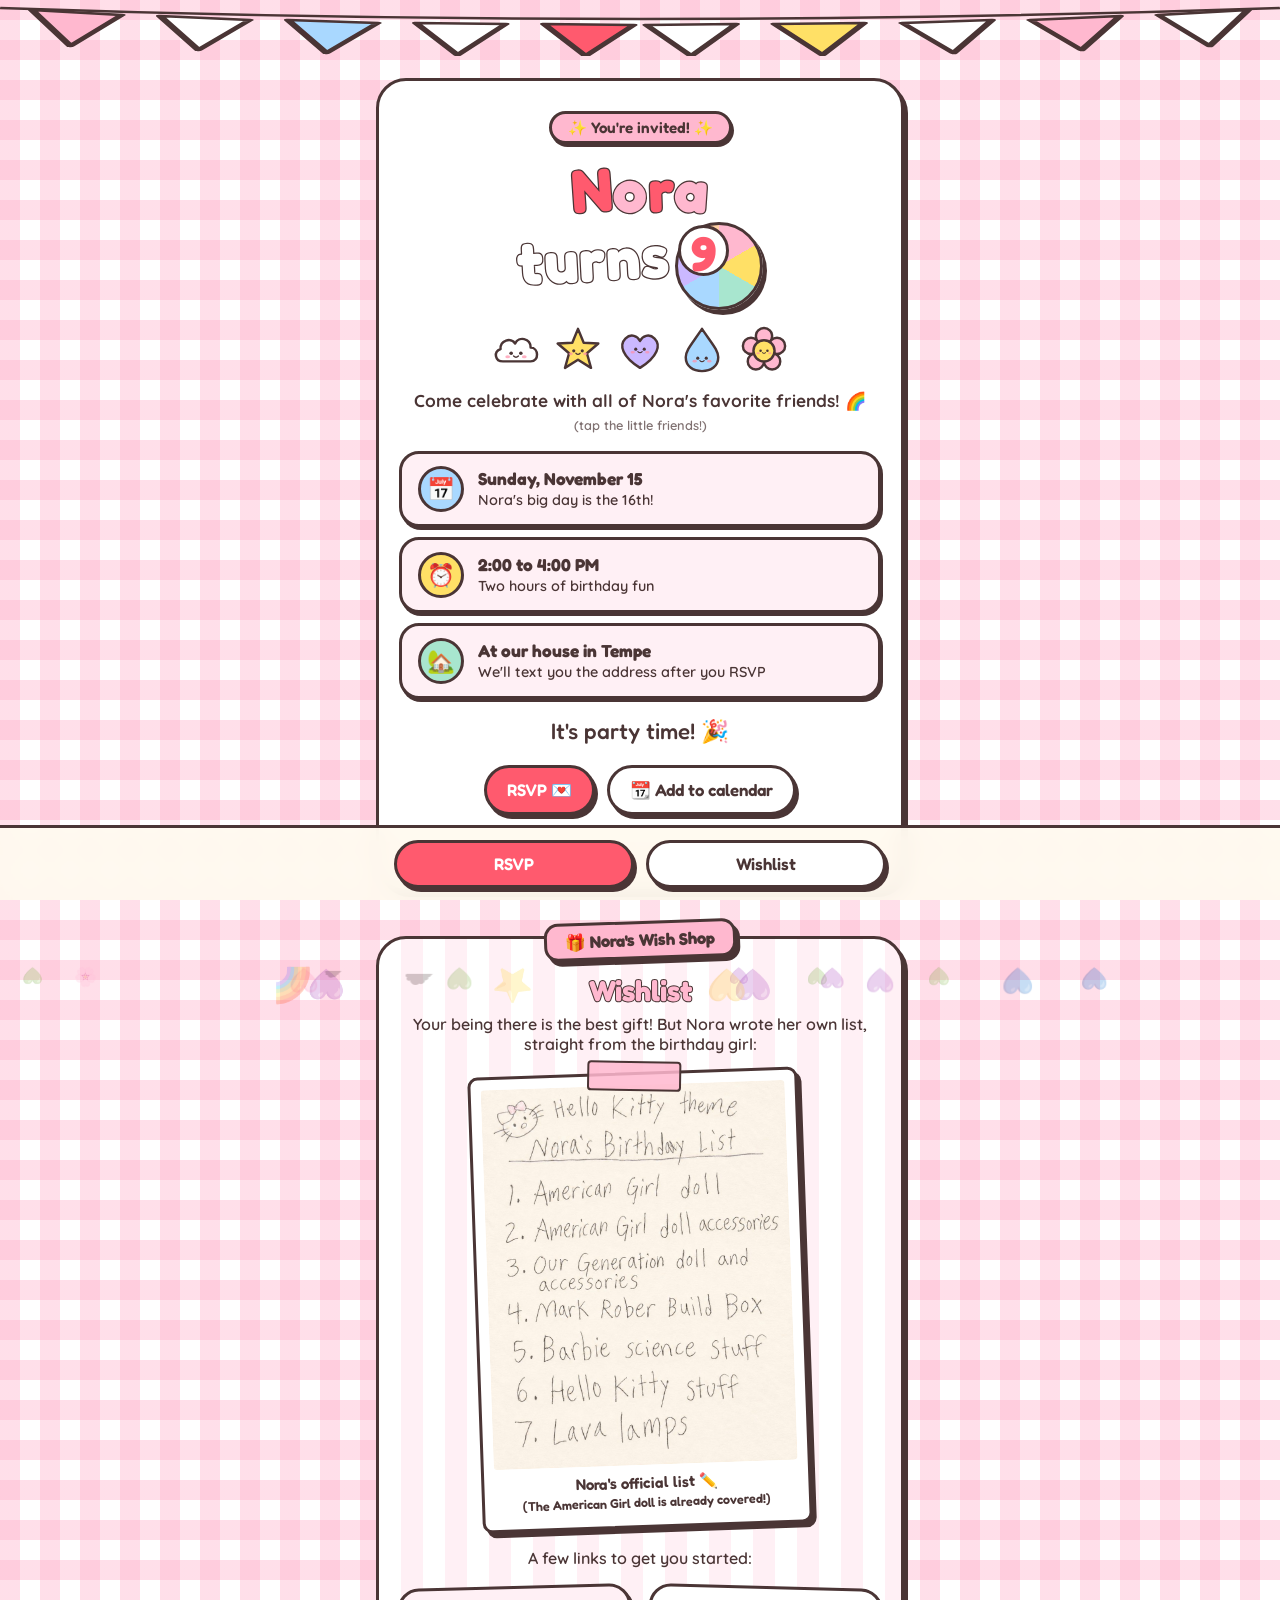
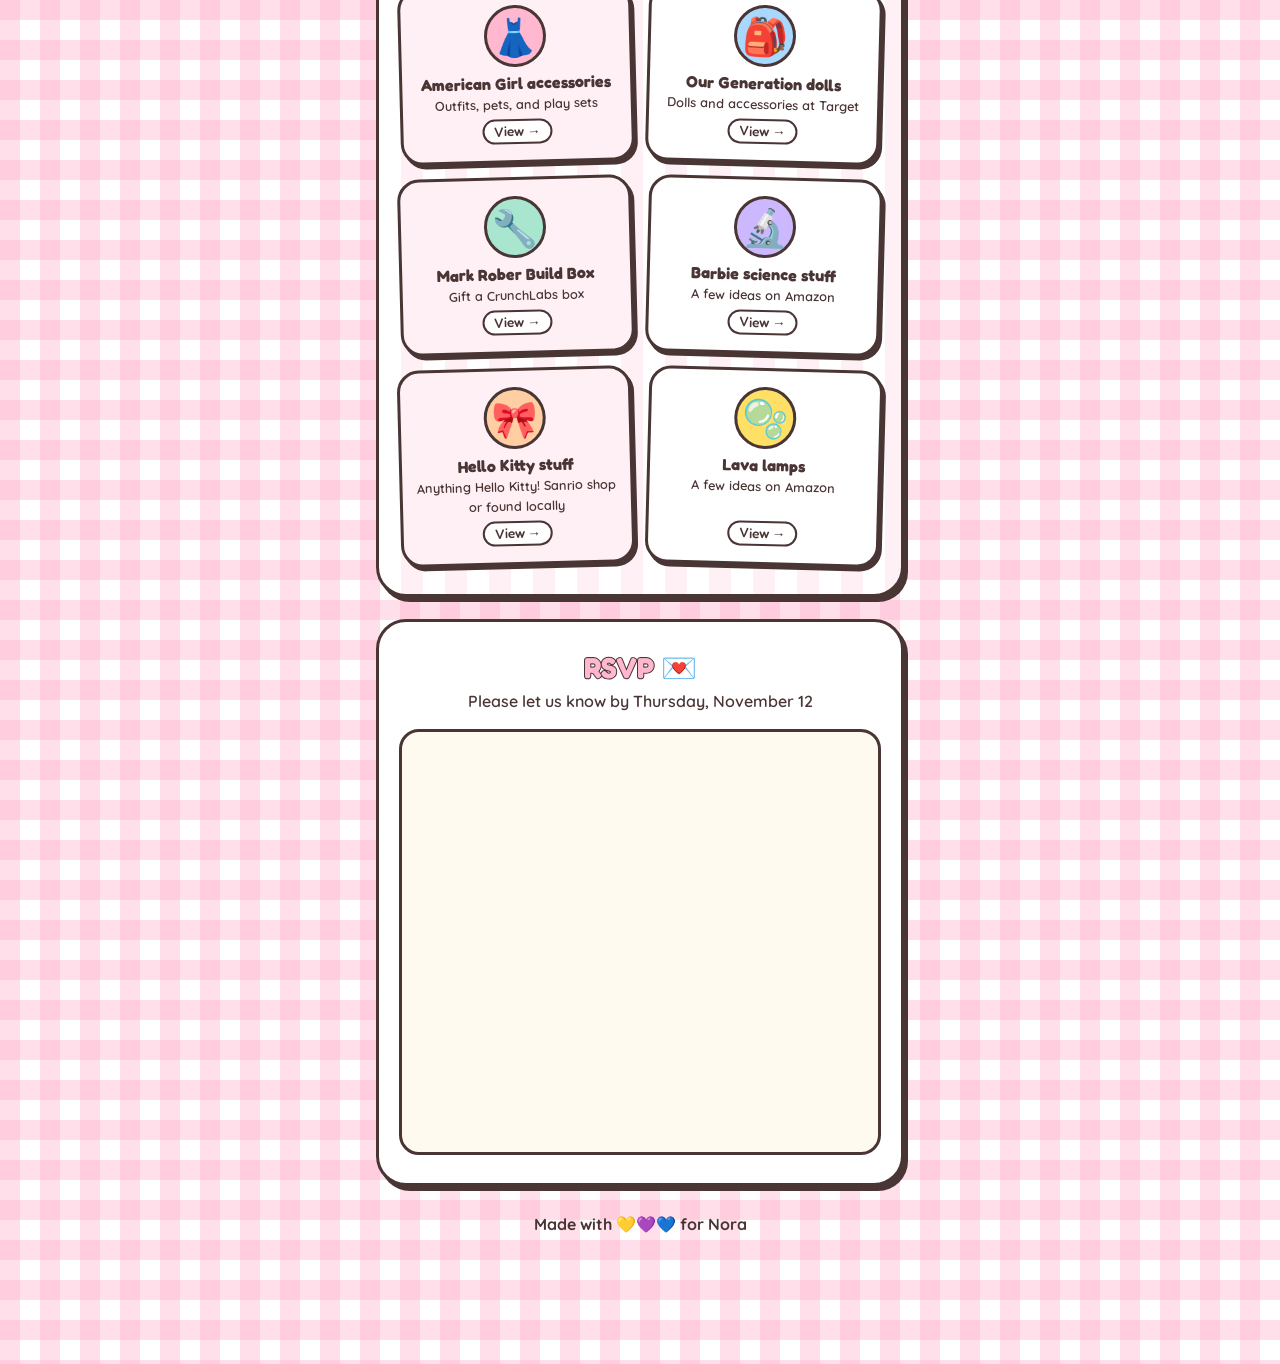
<file: nora-9/index.html>
<!doctype html>
<html lang="en">
<head>
<meta charset="utf-8">
<meta name="viewport" content="width=device-width, initial-scale=1, viewport-fit=cover">
<meta name="robots" content="noindex, nofollow, noarchive, nosnippet, noimageindex">
<meta name="googlebot" content="noindex, nofollow">
<title>Nora Turns 9</title>
<meta name="description" content="You're invited to Nora's 9th birthday party! Sunday, November 15, 2 to 4 PM.">
<meta property="og:title" content="You're invited to Nora's 9th birthday! 🌈">
<meta property="og:description" content="Sunday, November 15 · 2 to 4 PM · Tap to RSVP and see Nora's wishlist">
<meta name="theme-color" content="#fff3c4">
<link rel="icon" href="data:image/svg+xml,<svg xmlns='http://www.w3.org/2000/svg' viewBox='0 0 100 100'><text y='.9em' font-size='90'>🌈</text></svg>">
<link rel="stylesheet" href="assets/fonts/fonts.css">
<style>
  :root{
    --cream:#fffaf0; --butter:#fff1b8; --butter-deep:#ffe27a;
    --pink:#ffb8cf; --red:#ff5a6e; --lav:#cbb8ff; --mint:#a8e6cf;
    --sky:#a9d8ff; --peach:#ffcfa3; --lemon:#ffe066;
    --ink:#4a3535; --white:#fff;
    --line:3px solid var(--ink);
    --pop:4px 5px 0 var(--ink);
  }
  *{box-sizing:border-box;margin:0;padding:0}
  html{scroll-behavior:smooth}
  body{
    font-family:"Quicksand",system-ui,sans-serif;color:var(--ink);
    background-color:#fff;
    background-image:
      linear-gradient(90deg,rgba(255,184,207,.45) 50%,transparent 50%),
      linear-gradient(rgba(255,184,207,.45) 50%,transparent 50%);
    background-size:40px 40px;
    min-height:100vh;overflow-x:hidden;
    padding-bottom:calc(92px + env(safe-area-inset-bottom));
  }
  h1,h2,.btn,.chip,.tile b{font-family:"Fredoka",sans-serif}
  .wrap{max-width:560px;margin:0 auto;padding:0 16px 20px;position:relative;z-index:1}

  /* bunting */
  .bunting{display:block;width:100%;height:56px;position:relative;z-index:2}

  /* floating friends */
  .floaty{position:fixed;inset:0;pointer-events:none;z-index:0;overflow:hidden}
  .floaty svg{position:absolute;bottom:-70px;animation:rise linear infinite;opacity:.9}
  @keyframes rise{to{transform:translateY(-120vh) rotate(18deg)}}

  .card{
    position:relative;background:var(--white);border-radius:30px;border:var(--line);
    box-shadow:var(--pop);padding:28px 20px;margin:22px 0;
  }

  /* hero */
  .hero{text-align:center;padding-top:30px;background:var(--white)}
  .hero::after{ /* polka-dot tablecloth edge */
    content:"";position:absolute;left:-3px;right:-3px;bottom:-3px;height:54px;border-radius:0 0 30px 30px;
    border:var(--line);border-top:0;
    background:radial-gradient(circle,var(--red) 4px,transparent 4.5px) 0 0/22px 22px, #fff;
    z-index:-0;
  }
  .hero > *{position:relative;z-index:1}
  .hero .row{margin-bottom:46px}
  .eyebrow{display:inline-block;font-family:"Fredoka";font-weight:600;font-size:.95rem;
    background:var(--pink);border:var(--line);border-radius:999px;padding:4px 16px;box-shadow:2px 3px 0 var(--ink)}
  .title{font-size:clamp(2.7rem,13vw,3.8rem);line-height:1.05;margin:14px 0 2px;font-weight:700;
    -webkit-text-stroke:2.5px var(--ink);paint-order:stroke fill;letter-spacing:.01em}
  .title span{display:inline-block;transform:rotate(var(--r,0deg))}
  .badge{display:inline-grid;place-items:center;width:1.45em;height:1.45em;margin-left:.1em;vertical-align:middle;
    background:conic-gradient(var(--pink) 0 60deg,var(--lemon) 0 120deg,var(--mint) 0 180deg,var(--sky) 0 240deg,var(--lav) 0 300deg,var(--peach) 0);
    border-radius:50%;border:var(--line);box-shadow:var(--pop);transform:rotate(-8deg);cursor:pointer}
  .badge i{font-style:normal;background:#fff;border:var(--line);border-radius:50%;width:1.05em;height:1.05em;
    display:grid;place-items:center;font-size:.8em;-webkit-text-stroke:0;color:var(--red)}
  .sub{font-size:1.08rem;font-weight:700;margin-top:14px}
  .tapnote{font-size:.8rem;opacity:.7;margin-top:6px;font-weight:600}
  .friends{display:flex;justify-content:center;gap:10px;margin:14px 0 4px}
  .friends svg{width:52px;height:52px;cursor:pointer;transition:transform .2s}
  .friends svg:active{transform:scale(.85) rotate(-10deg)}
  .friends svg:nth-child(odd){animation:bob 2.6s ease-in-out infinite}
  .friends svg:nth-child(even){animation:bob 2.6s ease-in-out infinite .6s}
  @keyframes bob{50%{transform:translateY(-6px)}}

  .details{display:grid;gap:10px;margin-top:18px;text-align:left}
  .detail{display:flex;gap:14px;align-items:center;border:var(--line);border-radius:20px;padding:12px 16px;box-shadow:2px 3px 0 var(--ink)}
  .detail{background:#fff0f5}
  .detail .ic{font-size:1.4rem;flex:none;width:46px;height:46px;border-radius:50%;border:var(--line);display:grid;place-items:center;background:#fff}
  .detail:nth-child(1) .ic{background:var(--sky)}
  .detail:nth-child(2) .ic{background:var(--lemon)}
  .detail:nth-child(3) .ic{background:var(--mint)}
  .detail b{display:block;font-family:"Fredoka";font-size:1.08rem}
  .detail small{font-size:.9rem;font-weight:600}

  .count{display:grid;grid-template-columns:repeat(4,1fr);gap:8px;margin-top:18px}
  .tile{border:var(--line);border-radius:18px;padding:10px 2px;text-align:center;box-shadow:2px 4px 0 var(--ink)}
  .tile{background:#fff}
  .tile:nth-child(odd){background:var(--pink)}
  .tile b{font-size:1.75rem;display:block;line-height:1}
  .tile small{font-size:.68rem;font-weight:700;text-transform:uppercase;letter-spacing:.06em}
  .count-done{display:none;margin-top:18px;font-family:"Fredoka";font-size:1.4rem}

  .btn{display:inline-flex;align-items:center;justify-content:center;gap:8px;cursor:pointer;color:var(--ink);
    font-size:1.05rem;font-weight:600;border-radius:999px;padding:12px 20px;text-decoration:none;
    border:var(--line);box-shadow:3px 4px 0 var(--ink);transition:transform .12s, box-shadow .12s}
  .btn:active{transform:translate(2px,3px);box-shadow:1px 1px 0 var(--ink)}
  .btn-main{background:var(--red);color:#fff}
  .btn-alt{background:#fff}
  .row{display:flex;gap:12px;flex-wrap:wrap;justify-content:center;margin-top:20px}

  h2{font-size:1.8rem;text-align:center;margin-bottom:6px;-webkit-text-stroke:2px var(--ink);paint-order:stroke fill}
  .h-wish,.h-rsvp{color:var(--pink)}
  .section-sub{text-align:center;font-weight:600;margin-bottom:18px}

  /* wishlist "shop shelf" */
  .shelf{background:#fff;background-image:repeating-linear-gradient(90deg,#fff 0 22px,#fff0f5 22px 44px)}
  .shelf .sign{display:block;width:max-content;margin:-46px auto 14px;background:var(--pink);border:var(--line);border-radius:14px;
    padding:6px 18px;box-shadow:var(--pop);font-family:"Fredoka";font-weight:700;font-size:1.05rem;transform:rotate(-2deg)}
  .wish-grid{display:grid;grid-template-columns:1fr 1fr;gap:14px}
  .wish{border:var(--line);border-radius:22px;padding:16px 10px;text-align:center;text-decoration:none;color:var(--ink);
    box-shadow:3px 4px 0 var(--ink);display:flex;flex-direction:column;align-items:center;gap:6px;
    transform:rotate(var(--tilt,0deg));transition:transform .15s}
  .wish:hover,.wish:active{transform:rotate(0) scale(1.03)}
  .wish .emo{font-size:2.3rem;background:#fff;border:var(--line);border-radius:50%;width:62px;height:62px;display:grid;place-items:center}
  .wish b{font-family:"Fredoka";font-size:1rem;line-height:1.2}
  .wish small{font-size:.8rem;font-weight:600}
  .wish .go{margin-top:auto;font-family:"Fredoka";font-size:.85rem;background:#fff;border:2px solid var(--ink);border-radius:999px;padding:2px 10px}
  .wish.fav{grid-column:1/-1;flex-direction:row;text-align:left;gap:14px;padding:16px}
  .wish.fav .emo{width:72px;height:72px;font-size:2.7rem;flex:none}
  .chip{display:inline-block;font-size:.72rem;background:var(--lemon);border:2px solid var(--ink);border-radius:999px;padding:1px 10px;margin-bottom:4px}

  .list-note{display:block;margin:0 auto 20px;max-width:330px;transform:rotate(-2deg);background:#fff;padding:10px 10px 14px;
    border:var(--line);border-radius:10px;box-shadow:var(--pop);position:relative}
  .list-note::before{content:"";position:absolute;top:-14px;left:50%;width:90px;height:26px;margin-left:-45px;
    background:rgba(255,184,207,.85);border:2px solid var(--ink);border-radius:4px;transform:rotate(3deg)}
  .list-note img{width:100%;display:block;border-radius:4px}
  .list-note figcaption{text-align:center;font-family:"Fredoka";font-weight:600;margin-top:8px;font-size:.95rem}
  .rsvp-frame{border-radius:20px;overflow:hidden;background:#fffaf0;border:var(--line);min-height:420px}
  .rsvp-frame iframe{width:100%;border:0;display:block}

  .bar{position:fixed;left:0;right:0;bottom:0;z-index:10;padding:12px 16px calc(12px + env(safe-area-inset-bottom));
    background:rgba(255,250,240,.94);backdrop-filter:blur(10px);-webkit-backdrop-filter:blur(10px);
    border-top:var(--line);display:flex;gap:12px;justify-content:center}
  .bar .btn{flex:1;max-width:240px;padding:11px 10px}

  footer{text-align:center;font-weight:700;padding:6px 0 18px}

  .confetti{position:fixed;top:-24px;z-index:50;pointer-events:none;font-size:22px;animation:fall 2.4s ease-in forwards}
  @keyframes fall{to{transform:translateY(110vh) rotate(540deg);opacity:.25}}
  @media (prefers-reduced-motion:reduce){.floaty,.confetti{display:none}.friends svg{animation:none}}
</style>
</head>
<body>

<!-- original kawaii friends (reused via <use>) -->
<svg width="0" height="0" style="position:absolute" aria-hidden="true">
  <defs>
    <g id="face">
      <circle cx="-7" cy="0" r="2.6" fill="#4a3535"/><circle cx="7" cy="0" r="2.6" fill="#4a3535"/>
      <path d="M-3.5 4 Q0 7.5 3.5 4" stroke="#4a3535" stroke-width="2" fill="none" stroke-linecap="round"/>
      <ellipse cx="-12" cy="5" rx="3.5" ry="2.2" fill="#ff8fa8" opacity=".7"/><ellipse cx="12" cy="5" rx="3.5" ry="2.2" fill="#ff8fa8" opacity=".7"/>
    </g>
    <symbol id="cloud" viewBox="0 0 64 64"><path d="M16 46 C6 46 4 34 13 31 C12 20 26 16 31 24 C35 15 50 17 50 29 C60 29 61 46 50 46Z" fill="#fff" stroke="#4a3535" stroke-width="3" stroke-linejoin="round"/><use href="#face" transform="translate(32 36) scale(.85)"/></symbol>
    <symbol id="star" viewBox="0 0 64 64"><path d="M32 6 L39 23 L57 24 L43 36 L48 54 L32 44 L16 54 L21 36 L7 24 L25 23Z" fill="#ffe066" stroke="#4a3535" stroke-width="3" stroke-linejoin="round"/><use href="#face" transform="translate(32 33) scale(.75)"/></symbol>
    <symbol id="heart" viewBox="0 0 64 64"><path d="M32 54 C10 40 6 26 14 18 C21 11 29 15 32 21 C35 15 43 11 50 18 C58 26 54 40 32 54Z" fill="#cbb8ff" stroke="#4a3535" stroke-width="3" stroke-linejoin="round"/><use href="#face" transform="translate(32 31) scale(.75)"/></symbol>
    <symbol id="drop" viewBox="0 0 64 64"><path d="M32 6 C44 24 52 32 52 41 C52 52 43 58 32 58 C21 58 12 52 12 41 C12 32 20 24 32 6Z" fill="#a9d8ff" stroke="#4a3535" stroke-width="3" stroke-linejoin="round"/><use href="#face" transform="translate(32 42) scale(.75)"/></symbol>
    <symbol id="flower" viewBox="0 0 64 64"><g fill="#ffb8cf" stroke="#4a3535" stroke-width="3"><circle cx="32" cy="15" r="10"/><circle cx="48" cy="27" r="10"/><circle cx="42" cy="46" r="10"/><circle cx="22" cy="46" r="10"/><circle cx="16" cy="27" r="10"/></g><circle cx="32" cy="33" r="13" fill="#ffe066" stroke="#4a3535" stroke-width="3"/><use href="#face" transform="translate(32 33) scale(.6)"/></symbol>
  </defs>
</svg>

<div class="floaty" aria-hidden="true" id="floaty"></div>

<svg class="bunting" viewBox="0 0 400 56" preserveAspectRatio="none" aria-hidden="true">
  <path d="M0 8 Q200 30 400 8" stroke="#4a3535" stroke-width="2.5" fill="none"/>
  <g stroke="#4a3535" stroke-width="2.5" stroke-linejoin="round">
    <path d="M10 10 L38 15 L22 46Z" fill="#ffb8cf"/><path d="M50 16 L78 20 L62 50Z" fill="#fff"/>
    <path d="M90 20 L118 23 L102 53Z" fill="#a9d8ff"/><path d="M130 23 L158 24 L143 55Z" fill="#fff"/>
    <path d="M170 24 L198 25 L183 56Z" fill="#ff5a6e"/><path d="M202 25 L230 24 L216 56Z" fill="#fff"/>
    <path d="M242 24 L270 23 L257 55Z" fill="#ffe066"/><path d="M282 23 L310 20 L298 53Z" fill="#fff"/>
    <path d="M322 20 L350 16 L338 50Z" fill="#ffb8cf"/><path d="M362 15 L390 10 L378 46Z" fill="#fff"/>
  </g>
</svg>

<main class="wrap">

  <section class="card hero" id="top">
    <span class="eyebrow">✨ You're invited! ✨</span>
    <h1 class="title" aria-label="Nora turns 9">
      <span style="color:#ff5a6e;--r:-4deg">N</span><span style="color:#ffb8cf;--r:3deg">o</span><span style="color:#ff5a6e;--r:-2deg">r</span><span style="color:#ffb8cf;--r:4deg">a</span>
      <br><span style="color:#fff;--r:-3deg">turns</span><span class="badge" id="badge" role="button" aria-label="Tap for confetti"><i>9</i></span>
    </h1>
    <div class="friends" aria-hidden="true">
      <svg><use href="#cloud"/></svg><svg><use href="#star"/></svg><svg><use href="#heart"/></svg><svg><use href="#drop"/></svg><svg><use href="#flower"/></svg>
    </div>
    <p class="sub">Come celebrate with all of Nora's favorite friends! 🌈</p>
    <p class="tapnote">(tap the little friends!)</p>

    <div class="details">
      <div class="detail"><span class="ic">📅</span><div><b>Sunday, November 15</b><small>Nora's big day is the 16th!</small></div></div>
      <div class="detail"><span class="ic">⏰</span><div><b>2:00 to 4:00 PM</b><small>Two hours of birthday fun</small></div></div>
      <div class="detail"><span class="ic">🏡</span><div><b>At our house in Tempe</b><small>We'll text you the address after you RSVP</small></div></div>
    </div>

    <div class="count" id="count" aria-label="Countdown to the party">
      <div class="tile"><b id="d">0</b><small>days</small></div>
      <div class="tile"><b id="h">0</b><small>hours</small></div>
      <div class="tile"><b id="m">0</b><small>mins</small></div>
      <div class="tile"><b id="s">0</b><small>secs</small></div>
    </div>
    <div class="count-done" id="countDone">It's party time! 🎉</div>

    <div class="row">
      <a class="btn btn-main" href="#rsvp">RSVP 💌</a>
      <button class="btn btn-alt" id="calBtn" type="button">📆 Add to calendar</button>
    </div>
  </section>

  <section class="card shelf" id="wishlist" style="margin-top:44px">
    <span class="sign">🎁 Nora's Wish Shop</span>
    <h2 class="h-wish">Wishlist</h2>
    <p class="section-sub">Your being there is the best gift! But Nora wrote her own list, straight from the birthday girl:</p>
    <figure class="list-note">
      <img src="[data-uri]" alt="Nora's handwritten birthday list: American Girl doll, American Girl doll accessories, Our Generation doll and accessories, Mark Rober Build Box, Barbie science stuff, Hello Kitty stuff, lava lamps" loading="lazy">
      <figcaption>Nora's official list ✏️<br><small style="font-weight:600">(The American Girl doll is already covered!)</small></figcaption>
    </figure>
    <p class="section-sub">A few links to get you started:</p>
    <div class="wish-grid" id="wishGrid"></div>
    <div class="row" id="registryRow">
      <a class="btn btn-alt" id="registryBtn" href="#" target="_blank" rel="noopener">🛍️ See the full wishlist</a>
    </div>
  </section>

  <section class="card" id="rsvp">
    <h2 class="h-rsvp">RSVP 💌</h2>
    <p class="section-sub">Please let us know by Thursday, November 12</p>
    <div class="rsvp-frame">
      <iframe data-tally-src="https://tally.so/embed/7Xq6G6?hideTitle=1&transparentBackground=1&dynamicHeight=1"
        loading="lazy" height="420" title="RSVP for Nora's birthday"></iframe>
    </div>
  </section>

  <footer>Made with 💛💜💙 for Nora</footer>
</main>

<nav class="bar">
  <a class="btn btn-main" href="#rsvp">RSVP</a>
  <a class="btn btn-alt" href="#wishlist">Wishlist</a>
</nav>

<script src="https://tally.so/widgets/embed.js" async onload="Tally.loadEmbeds()"></script>
<script>
/* ============ EDIT THESE ============ */
const PARTY = {
  title: "Nora's 9th Birthday Party",
  start: "2026-11-15T14:00:00-07:00",
  end:   "2026-11-15T16:00:00-07:00",
  location: "Tempe, AZ (address sent after RSVP)"
};
const REGISTRY_URL = ""; // full Amazon/Target wishlist link
const WISHLIST = [
  // fav:true = big featured card
  { emoji:"👗", name:"American Girl accessories", note:"Outfits, pets, and play sets", url:"https://www.americangirl.com/pages/holiday-gift-guide" },
  { emoji:"🎒", name:"Our Generation dolls", note:"Dolls and accessories at Target", url:"https://www.target.com/bp/our%20generation" },
  { emoji:"🔧", name:"Mark Rober Build Box", note:"Gift a CrunchLabs box", url:"https://www.crunchlabs.com/products/gift-a-build-box-subscription" },
  { emoji:"🔬", name:"Barbie science stuff", note:"A few ideas on Amazon", url:"https://www.amazon.com/registries/gl/guest-view/1LC0WUSZSJNG7" },
  { emoji:"🎀", name:"Hello Kitty stuff", note:"Anything Hello Kitty! Sanrio shop or found locally", url:"https://www.sanrio.com" },
  { emoji:"🫧", name:"Lava lamps", note:"A few ideas on Amazon", url:"https://www.amazon.com/registries/gl/guest-view/1LC0WUSZSJNG7" }
];
/* ==================================== */

const pastels = ["#ffb8cf","#a9d8ff","#a8e6cf","#cbb8ff","#ffcfa3","#ffe066"];
const grid = document.getElementById("wishGrid");
WISHLIST.forEach((w, i) => {
  const a = document.createElement("a");
  a.className = "wish" + (w.fav ? " fav" : "");
  a.href = w.url; a.target = "_blank"; a.rel = "noopener";
  a.style.background = w.fav ? "#ffd6e3" : (i % 2 ? "#fff" : "#fff0f5");
  a.style.setProperty("--tilt", w.fav ? "0deg" : (i % 2 ? "1.5deg" : "-1.5deg"));
  a.innerHTML = `<span class="emo">${w.emoji}</span><span>${w.fav ? '<span class="chip">⭐ Top pick</span><br>' : ""}<b>${w.name}</b><br><small>${w.note}</small></span>${w.fav ? "" : '<span class="go">View →</span>'}`;
  a.querySelector(".emo").style.background = w.fav ? "#fff" : pastels[i % pastels.length];
  grid.appendChild(a);
});
if (REGISTRY_URL) document.getElementById("registryBtn").href = REGISTRY_URL;
else document.getElementById("registryRow").style.display = "none";

const target = new Date(PARTY.start).getTime();
const pad = n => String(n).padStart(2, "0");
function tick(){
  const diff = target - Date.now();
  if (diff <= 0){
    document.getElementById("count").style.display = "none";
    document.getElementById("countDone").style.display = "block";
    return;
  }
  document.getElementById("d").textContent = Math.floor(diff / 864e5);
  document.getElementById("h").textContent = pad(Math.floor(diff / 36e5) % 24);
  document.getElementById("m").textContent = pad(Math.floor(diff / 6e4) % 60);
  document.getElementById("s").textContent = pad(Math.floor(diff / 1e3) % 60);
}
tick(); setInterval(tick, 1000);

document.getElementById("calBtn").addEventListener("click", () => {
  const f = iso => new Date(iso).toISOString().replace(/[-:]/g, "").split(".")[0] + "Z";
  const ics = ["BEGIN:VCALENDAR","VERSION:2.0","PRODID:-//party//EN","BEGIN:VEVENT",
    "UID:nora9-" + Date.now() + "@party","DTSTAMP:" + f(new Date().toISOString()),
    "DTSTART:" + f(PARTY.start),"DTEND:" + f(PARTY.end),
    "SUMMARY:" + PARTY.title,"LOCATION:" + PARTY.location,
    "DESCRIPTION:RSVP and wishlist: " + location.href,"END:VEVENT","END:VCALENDAR"].join("\r\n");
  const url = URL.createObjectURL(new Blob([ics], { type: "text/calendar" }));
  const a = document.createElement("a"); a.href = url; a.download = "nora-birthday.ics";
  document.body.appendChild(a); a.click(); a.remove();
  setTimeout(() => URL.revokeObjectURL(url), 1000);
});

const bits = ["💛","💜","💙","💚","🩷","⭐","🌈","☁️","🌸"];
function confetti(n = 28){
  for (let i = 0; i < n; i++){
    const c = document.createElement("span");
    c.className = "confetti";
    c.textContent = bits[Math.floor(Math.random() * bits.length)];
    c.style.left = Math.random() * 100 + "vw";
    c.style.animationDelay = Math.random() * .6 + "s";
    c.style.fontSize = 16 + Math.random() * 18 + "px";
    document.body.appendChild(c);
    setTimeout(() => c.remove(), 3200);
  }
}
document.getElementById("badge").addEventListener("click", () => confetti());
document.querySelectorAll(".friends svg").forEach(s => s.addEventListener("click", () => confetti(14)));
setTimeout(() => confetti(18), 600);

window.addEventListener("message", e => {
  if (typeof e.data === "string" && e.data.includes("Tally.FormSubmitted")) confetti(40);
});

const fl = document.getElementById("floaty");
const kinds = ["cloud","star","heart","drop","flower"];
for (let i = 0; i < 10; i++){
  const ns = "http://www.w3.org/2000/svg";
  const s = document.createElementNS(ns, "svg");
  const u = document.createElementNS(ns, "use");
  u.setAttribute("href", "#" + kinds[i % kinds.length]);
  s.appendChild(u);
  const size = 30 + Math.random() * 22;
  s.setAttribute("width", size); s.setAttribute("height", size);
  s.style.left = Math.random() * 92 + "%";
  s.style.animationDuration = 16 + Math.random() * 14 + "s";
  s.style.animationDelay = -Math.random() * 24 + "s";
  fl.appendChild(s);
}
</script>
</body>
</html>
</file>
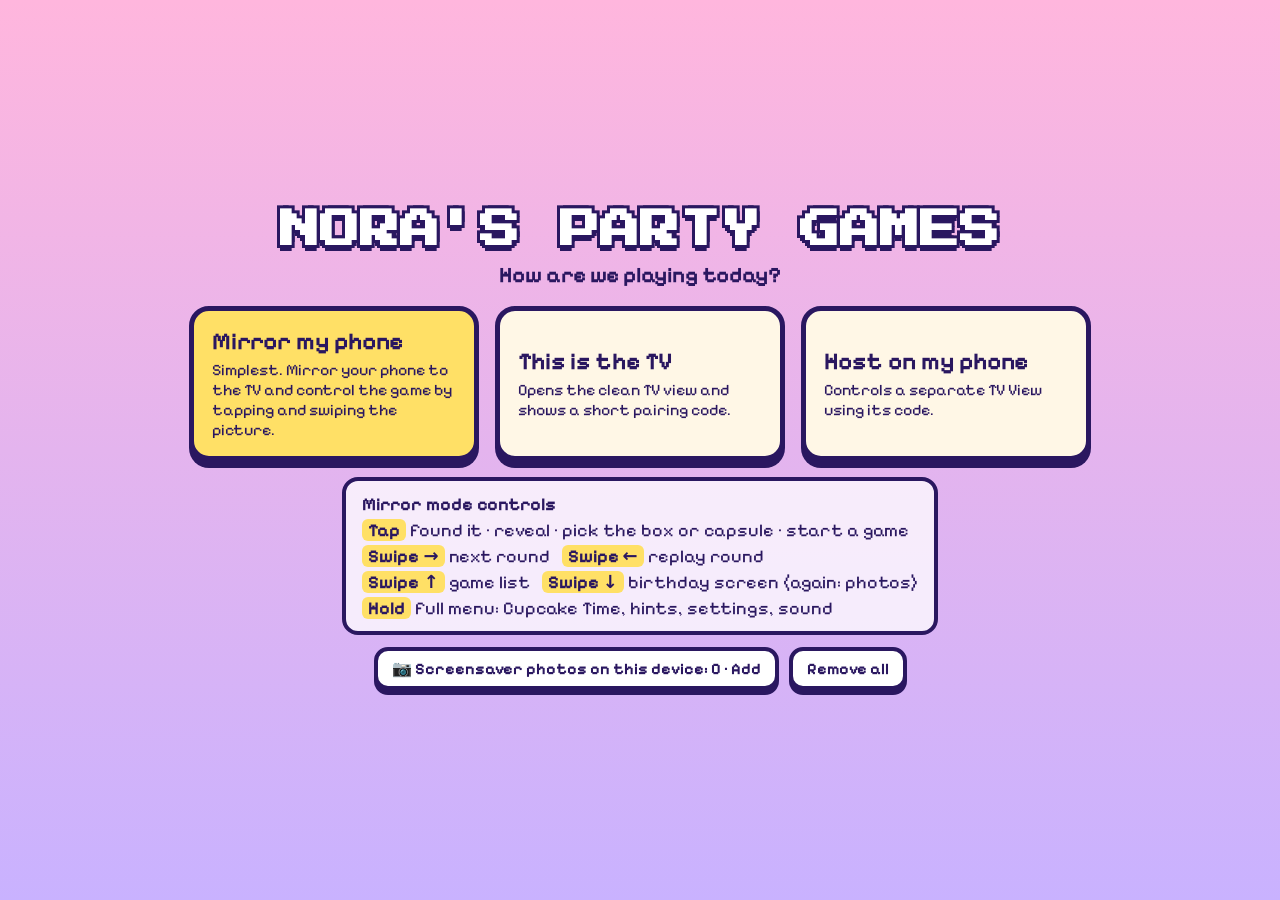
<file: nora-9/games/index.html>
<!DOCTYPE html>
<html lang="en">
<head>
<meta charset="utf-8">
<meta name="robots" content="noindex, nofollow, noarchive, nosnippet, noimageindex">
<meta name="viewport" content="width=device-width, initial-scale=1, viewport-fit=cover, user-scalable=no">
<title>Nora's Birthday Party Games</title>
<style>
@font-face{font-family:"PS2P";src:url(assets/pressstart.woff2) format("woff2");font-display:block}
@font-face{font-family:"Pixelify";src:url(assets/pixelify400.woff2) format("woff2");font-weight:400;font-display:block}
@font-face{font-family:"Pixelify";src:url(assets/pixelify700.woff2) format("woff2");font-weight:700;font-display:block}
:root{--ink:#2a1760;--pink:#ff5fae;--hot:#ff3d9a;--lav:#b99cff;--aqua:#6fe3ff;--yel:#ffe066;--mint:#7df0c0;--cream:#fff7e6}
*{box-sizing:border-box;-webkit-tap-highlight-color:transparent}
html,body{margin:0;height:100%;background:#1c0f3d;overflow:hidden;font-family:"Pixelify",system-ui,sans-serif;color:var(--ink);-webkit-user-select:none;user-select:none}
img{image-rendering:auto;-webkit-user-drag:none;pointer-events:none}
.hidden{display:none!important}

/* ---------- viewport & stage ---------- */
#viewport{position:fixed;inset:0;overflow:hidden;touch-action:none;-webkit-touch-callout:none;background:
  repeating-linear-gradient(45deg,#2a1760 0 18px,#24134f 18px 36px)}
#stage{position:absolute;left:0;top:0;width:1920px;height:1080px;transform-origin:0 0;overflow:hidden;background:#ffd6ec}
.screen{position:absolute;inset:0;overflow:hidden}
.scene{position:absolute;left:0;top:0;width:1672px;height:941px;transform:scale(1.148325);transform-origin:0 0}
.scene>img.bg{position:absolute;left:0;top:0;width:1672px;height:941px}
.abs{position:absolute}

/* pixel text */
.px{font-family:"PS2P",monospace;color:#fff;letter-spacing:2px;line-height:1.25;
 text-shadow:
 0 -6px 0 var(--ink),0 6px 0 var(--ink),-6px 0 0 var(--ink),6px 0 0 var(--ink),
 -6px -6px 0 var(--ink),6px -6px 0 var(--ink),-6px 6px 0 var(--ink),6px 6px 0 var(--ink),
 0 12px 0 var(--ink),6px 12px 0 var(--ink),-6px 12px 0 var(--ink),12px 12px 0 rgba(42,23,96,.35)}
.px.sm{text-shadow:0 -4px 0 var(--ink),0 4px 0 var(--ink),-4px 0 0 var(--ink),4px 0 0 var(--ink),-4px -4px 0 var(--ink),4px -4px 0 var(--ink),-4px 4px 0 var(--ink),4px 4px 0 var(--ink),0 8px 0 var(--ink),4px 8px 0 var(--ink),-4px 8px 0 var(--ink)}
.rainbow span:nth-child(6n+1){color:#ff6fb5}.rainbow span:nth-child(6n+2){color:#ffd84d}.rainbow span:nth-child(6n+3){color:#7df0c0}
.rainbow span:nth-child(6n+4){color:#6fd6ff}.rainbow span:nth-child(6n+5){color:#c9a4ff}.rainbow span:nth-child(6n){color:#ff9a5c}

/* ---------- HOME ---------- */
#s-home{background:linear-gradient(180deg,#ffb6dd 0%,#ffd7ec 38%,#c8f4ff 100%)}
#s-home .checker{position:absolute;left:0;right:0;bottom:0;height:150px;
 background:conic-gradient(#ff8cc6 25%,#fff3fa 0 50%,#ff8cc6 0 75%,#fff3fa 0) 0 0/60px 60px;border-top:10px solid var(--ink)}
#s-home .scallop{position:absolute;left:0;right:0;top:0;height:70px;
 background:radial-gradient(circle at 40px 0,#fff3c4 38px,#ff6fb5 39px 46px,transparent 47px) 0 0/80px 70px}
#home-title{position:absolute;left:0;right:0;top:120px;text-align:center;font-size:84px}
#home-name{position:absolute;left:0;right:0;top:250px;text-align:center;font-size:120px}
#home-nine{position:absolute;left:50%;top:445px;transform:translateX(-50%);font-size:470px;line-height:1;
 color:#ffe066;animation:nineBob 3.2s ease-in-out infinite;
 text-shadow:0 -14px 0 var(--ink),0 14px 0 var(--ink),-14px 0 0 var(--ink),14px 0 0 var(--ink),-14px -14px 0 var(--ink),14px -14px 0 var(--ink),-14px 14px 0 var(--ink),14px 14px 0 var(--ink),
 0 28px 0 var(--ink),14px 28px 0 var(--ink),-14px 28px 0 var(--ink),28px 28px 0 #ff5fae,28px 42px 0 var(--ink)}
@keyframes nineBob{0%,100%{transform:translateX(-50%) translateY(0) rotate(-2deg)}50%{transform:translateX(-50%) translateY(-18px) rotate(2deg)}}
.balloon{position:absolute;width:120px;height:250px;animation:floaty 7s ease-in-out infinite}
.balloon canvas{width:120px;height:150px;image-rendering:pixelated}
.balloon .str{position:absolute;left:58px;top:146px;width:4px;height:110px;background:repeating-linear-gradient(180deg,var(--ink) 0 8px,transparent 8px 12px)}
@keyframes floaty{0%,100%{transform:translateY(0) rotate(-3deg)}50%{transform:translateY(-34px) rotate(3deg)}}
.sparkle{position:absolute;width:48px;height:48px;pointer-events:none;animation:spark 1.4s ease-out forwards}
.sparkle:before,.sparkle:after{content:"";position:absolute;left:20px;top:0;width:8px;height:48px;background:#fff;box-shadow:0 0 0 4px #ffe066}
.sparkle:after{left:0;top:20px;width:48px;height:8px}
@keyframes spark{0%{transform:scale(0) rotate(0)}40%{transform:scale(1.2) rotate(20deg)}100%{transform:scale(0) rotate(45deg);opacity:0}}

/* ---------- SELECT ---------- */
#s-select{background:linear-gradient(180deg,#c9b2ff,#ffc6e6)}
#sel-title{position:absolute;left:0;right:0;top:70px;text-align:center;font-size:76px}
#sel-grid{position:absolute;left:90px;right:90px;top:260px;display:flex;gap:40px;justify-content:center}
.tile{width:310px;height:600px;background:var(--cream);border:10px solid var(--ink);border-radius:28px;box-shadow:0 16px 0 var(--ink);
 display:flex;flex-direction:column;align-items:center;justify-content:space-between;padding:28px 14px 30px;animation:tileBob 3s ease-in-out infinite}
.tile:nth-child(2){animation-delay:-.6s}.tile:nth-child(3){animation-delay:-1.2s}.tile:nth-child(4){animation-delay:-1.8s}.tile:nth-child(5){animation-delay:-2.4s}
@keyframes tileBob{0%,100%{transform:translateY(0)}50%{transform:translateY(-14px)}}
.tile .num{font-family:"PS2P";font-size:64px;color:#fff;background:var(--pink);border:8px solid var(--ink);width:120px;height:120px;border-radius:50%;display:flex;align-items:center;justify-content:center}
.tile img{max-width:230px;max-height:200px}
.tile .lbl{font-family:"Pixelify";font-weight:700;font-size:39px;line-height:1.05;text-align:center;color:var(--ink)}

/* ---------- shared overlays ---------- */
#fx{position:absolute;inset:0;width:1920px;height:1080px;pointer-events:none;z-index:50}
#banner{position:absolute;left:0;right:0;top:40px;text-align:center;font-size:58px;white-space:nowrap;z-index:30;pointer-events:none;transition:opacity .3s}
#banner.mid{top:430px;font-size:110px}
#banner.bottom{top:auto;bottom:60px}
#banner.claw{top:330px}
#banner.pop{animation:popIn .5s cubic-bezier(.2,1.6,.4,1)}
@keyframes popIn{0%{transform:scale(.3);opacity:0}100%{transform:scale(1);opacity:1}}
#card{position:absolute;left:50%;top:50%;transform:translate(-50%,-50%);z-index:35;background:var(--cream);border:12px solid var(--ink);border-radius:36px;
 box-shadow:0 20px 0 var(--ink),0 0 0 9999px rgba(42,23,96,.35);padding:50px 70px;text-align:center;width:1400px}
#card .big{font-family:"PS2P";font-size:62px;line-height:1.35;color:var(--ink)}
#card img{max-height:330px;max-width:520px;display:block;margin:0 auto 40px;animation:bob 1.2s ease-in-out infinite}
@keyframes bob{0%,100%{transform:translateY(0) scale(1)}50%{transform:translateY(-16px) scale(1.04)}}
#count{position:absolute;left:0;right:0;top:50%;transform:translateY(-50%);text-align:center;z-index:40;font-size:400px;pointer-events:none}
#count.show span{display:inline-block;animation:countPop .85s ease-out forwards}
@keyframes countPop{0%{transform:scale(2.2);opacity:0}25%{transform:scale(1);opacity:1}80%{transform:scale(.95);opacity:1}100%{transform:scale(.6);opacity:0}}
#count.go span{animation:goPop .7s cubic-bezier(.2,1.6,.4,1) forwards}
@keyframes goPop{0%{transform:scale(.2)}60%{transform:scale(1.15)}100%{transform:scale(1)}}
.dim{position:absolute;inset:0;background:rgba(42,23,96,.55);z-index:20}

/* ---------- HUNT ---------- */
#s-hunt{background:repeating-linear-gradient(45deg,#ffc2e2 0 40px,#ffd9ee 40px 80px)}
#hunt-scene{transition:opacity .4s}
#hunt-item{position:absolute;transform-origin:50% 50%}
#hunt-item img{width:100%;height:100%;display:block}
#hunt-item.wig img{animation:wiggle 1.3s ease-in-out}
#hunt-item.wigloop img{animation:wiggle 1.3s ease-in-out infinite}
@keyframes wiggle{0%,100%{transform:rotate(0) scale(1)}10%{transform:rotate(-16deg) scale(1.08)}25%{transform:rotate(14deg) scale(1.08)}40%{transform:rotate(-12deg) scale(1.06)}55%{transform:rotate(10deg) scale(1.04)}70%{transform:rotate(-6deg)}85%{transform:rotate(3deg)}}
#hunt-chip{position:absolute;right:30px;top:30px;z-index:25;background:var(--cream);border:8px solid var(--ink);border-radius:24px;box-shadow:0 10px 0 var(--ink);padding:14px 26px;display:flex;align-items:center;gap:20px}
#hunt-chip span{font-family:"PS2P";font-size:30px}
#hunt-chip img{height:90px;max-width:150px}
#spot{position:absolute;inset:0;z-index:22;pointer-events:none}
.ring{position:absolute;border:12px solid #fff;border-radius:50%;box-shadow:0 0 0 8px var(--hot),inset 0 0 0 8px var(--hot);z-index:23;animation:ringPulse 1s ease-in-out infinite}
@keyframes ringPulse{0%,100%{transform:scale(1)}50%{transform:scale(1.12)}}

/* ---------- MEMORY ---------- */
.mem-item{position:absolute;transform-origin:50% 100%;transition:opacity .2s}
.mem-item.pop{animation:memPop .5s cubic-bezier(.2,1.6,.4,1) both}
@keyframes memPop{0%{transform:scale(0)}100%{transform:scale(1)}}
.mem-label{position:absolute;transform:translateX(-50%);font-size:40px;white-space:nowrap;z-index:5}
#mem-timer{position:absolute;left:50%;top:26px;transform:translateX(-50%);z-index:25;width:250px;height:250px;border-radius:50%;background:var(--yel);border:12px solid var(--ink);box-shadow:0 14px 0 var(--ink);
 display:flex;align-items:center;justify-content:center;font-family:"PS2P";font-size:110px;color:var(--ink)}
#mem-timer.low{background:#ff8fc4;animation:timerShake .4s ease-in-out infinite}
@keyframes timerShake{0%,100%{transform:translateX(-50%) rotate(0)}25%{transform:translateX(-50%) rotate(-5deg)}75%{transform:translateX(-50%) rotate(5deg)}}
#curtain{position:absolute;inset:0;z-index:28;transform:translateY(-102%);transition:transform .55s cubic-bezier(.6,0,.3,1);
 background:linear-gradient(90deg,rgba(255,255,255,.18) 0 50%,transparent 50%) 0 0/120px 100%,
 linear-gradient(0deg,rgba(255,255,255,.18) 0 50%,transparent 50%) 0 0/100% 120px,#ff6fb5;border-bottom:16px solid var(--ink);
 display:flex;align-items:center;justify-content:center;font-size:120px}
#curtain.down{transform:translateY(0)}

/* ---------- FRIEND ---------- */
#s-friend{background:repeating-conic-gradient(from 0deg at 50% 55%,#ffd1ea 0 10deg,#fff0f8 10deg 20deg)}
#fr-wrap{position:absolute;left:50%;top:570px;transform:translate(-50%,-50%)}
#fr-wrap img,#fr-sil{position:absolute;left:0;top:0;width:100%;height:100%}
#fr-sil{background:#2a1760;-webkit-mask-size:100% 100%;mask-size:100% 100%;-webkit-mask-repeat:no-repeat;mask-repeat:no-repeat}
#fr-img{opacity:0}
#fr-wrap.revealed #fr-img{opacity:1;transition:opacity .25s}
#fr-wrap.revealed #fr-sil{opacity:0;transition:opacity .25s}
#fr-wrap.revealed{animation:frBounce .8s cubic-bezier(.2,1.6,.4,1)}
@keyframes frBounce{0%{transform:translate(-50%,-50%) scale(.85)}60%{transform:translate(-50%,-50%) scale(1.07)}100%{transform:translate(-50%,-50%) scale(1)}}
#fr-flash{position:absolute;inset:0;background:#fff;opacity:0;pointer-events:none;z-index:24}
#fr-flash.go{animation:flash .5s ease-out}
@keyframes flash{0%{opacity:.95}100%{opacity:0}}
#fr-name{position:absolute;left:0;right:0;bottom:46px;text-align:center;font-size:96px;z-index:26}
#fr-count{position:absolute;left:36px;bottom:36px;font-size:30px;z-index:26}

/* ---------- BOXES ---------- */
.gbox{position:absolute;transform-origin:50% 100%;z-index:1}
.gbox img.b{position:absolute;left:0;bottom:0;width:100%}
.gbox .bow{position:absolute;left:50%;width:76%;bottom:30%;transform:translateX(-50%) scale(.2);opacity:0;z-index:-1}
.gbox.bowup .bow{animation:bowUp .8s cubic-bezier(.2,1.5,.4,1) forwards, bowFloat 1.6s ease-in-out .8s infinite}
@keyframes bowUp{0%{transform:translateX(-50%) translateY(0) scale(.2);opacity:1}100%{transform:translateX(-50%) translateY(-210px) scale(1);opacity:1}}
@keyframes bowFloat{0%,100%{transform:translateX(-50%) translateY(-210px) scale(1);opacity:1}50%{transform:translateX(-50%) translateY(-235px) scale(1.04);opacity:1}}
.gbox .badge{position:absolute;left:50%;bottom:16px;transform:translateX(-50%);width:104px;height:104px;border-radius:50%;background:var(--yel);border:9px solid var(--ink);box-shadow:0 9px 0 var(--ink);
 font-family:"PS2P";font-size:62px;display:flex;align-items:center;justify-content:center;color:var(--ink)}
.gbox.picked .b{animation:pickBob .6s ease-in-out infinite}
.gbox.picked .badge{background:var(--pink);color:#fff;animation:pickBob .6s ease-in-out infinite}
@keyframes pickBob{0%,100%{transform:translateY(0)}50%{transform:translateY(-16px)}}
.gbox.picked .badge{animation:pickBadge .6s ease-in-out infinite}
@keyframes pickBadge{0%,100%{transform:translateX(-50%) translateY(0)}50%{transform:translateX(-50%) translateY(-16px)}}
.gbox.shake .b{animation:boxShake .35s linear}
@keyframes boxShake{0%,100%{transform:rotate(0)}25%{transform:rotate(-6deg)}75%{transform:rotate(6deg)}}
.gbox.miss{filter:saturate(.55) brightness(.92)}

/* ---------- CLAW ---------- */
#claw-cable{position:absolute;background:url(assets/cable.webp) 0 0/100% 16px repeat-y}
#claw-head{position:absolute}
.cap{position:absolute}
.cap.pulse{animation:capPulse .5s ease-in-out 3}
@keyframes capPulse{0%,100%{transform:scale(1)}50%{transform:scale(1.12)}}
#prize{position:absolute;left:50%;top:45%;transform:translate(-50%,-50%);z-index:36;text-align:center;width:1500px}
#prize .burst{position:absolute;left:50%;top:44%;width:900px;height:900px;transform:translate(-50%,-50%);z-index:-1;
 background:repeating-conic-gradient(#ffe066 0 12deg,#ff9fd0 12deg 24deg);border-radius:50%;
 -webkit-mask:radial-gradient(circle,#000 30%,transparent 70%);mask:radial-gradient(circle,#000 30%,transparent 70%);animation:spin 12s linear infinite}
@keyframes spin{to{transform:translate(-50%,-50%) rotate(360deg)}}
#prize img{height:370px;max-width:700px;object-fit:contain;animation:prizeIn .8s cubic-bezier(.2,1.6,.4,1) both, bob 1.4s ease-in-out .8s infinite}
@keyframes prizeIn{0%{transform:scale(0) rotate(-30deg)}100%{transform:scale(1) rotate(0)}}
#prize .t{font-size:84px;margin-top:30px;animation:popIn .6s cubic-bezier(.2,1.6,.4,1) .2s both}
#prize .t.only{font-size:110px;margin-top:0}

/* ---------- CUPCAKE ---------- */
#cup-text{position:absolute;left:90px;top:300px;width:800px;text-align:center;z-index:5;font-size:98px;line-height:1.4}
#cup-text div{animation:cupWob 1.6s ease-in-out infinite}
#cup-text div:nth-child(2){animation-delay:-.8s}
@keyframes cupWob{0%,100%{transform:rotate(-3deg) scale(1)}50%{transform:rotate(3deg) scale(1.06)}}


/* ---------- PHOTO SCREENSAVER ---------- */
#s-photos{background:radial-gradient(rgba(255,255,255,.45) 7px,transparent 8px) 0 0/64px 64px,linear-gradient(180deg,#ffb6dd 0%,#d9c4ff 55%,#a9ecff 100%)}
#ph-title{position:absolute;left:0;right:0;top:64px;text-align:center;font-size:66px;z-index:6}
#ph-stage{position:absolute;inset:0}
.pframe{position:absolute;background:#fffaf0;border:9px solid var(--ink);box-shadow:0 14px 0 var(--ink),0 22px 40px rgba(42,23,96,.25);padding:20px 20px 74px;transform:rotate(var(--r))}
.pframe .pimg{position:relative;width:100%;height:100%;overflow:hidden;border:5px solid var(--ink);background:#ffe3f1}
.pframe .pimg img{width:100%;height:100%;object-fit:cover;display:block;animation:kb 9s ease-in-out both}
.pframe .pimg.spr{background:radial-gradient(circle,#fff6fb 30%,#ffd1ea 100%)} .pframe .pimg.spr img{object-fit:contain;padding:30px}
@keyframes kb{from{transform:scale(1.02)}to{transform:scale(1.1)}}
.pframe .cap{position:absolute;left:0;right:0;bottom:20px;text-align:center;font-family:"PS2P";font-size:24px;color:var(--ink);letter-spacing:2px}
.pframe .tape{position:absolute;top:-28px;left:50%;width:160px;height:46px;transform:translateX(-50%) rotate(var(--t));background:repeating-linear-gradient(45deg,#ff9fd0 0 12px,#ffe0ef 12px 24px);border:5px solid var(--ink);z-index:2}
.pframe .peek{position:absolute;width:170px;bottom:-50px;z-index:3;animation:bob 1.6s ease-in-out infinite}
.pframe .peek.r{right:-80px}.pframe .peek.l{left:-80px}
.pframe.in{animation:frameIn 1s cubic-bezier(.2,1.3,.4,1) both}
.pframe.out{animation:frameOut .75s ease-in forwards}
@keyframes frameIn{from{transform:translateY(-1250px) rotate(var(--r0))}to{transform:rotate(var(--r))}}
@keyframes frameOut{to{transform:translateY(1250px) rotate(calc(var(--r) * -4));opacity:.6}}
#ph-empty{position:absolute;left:0;right:0;bottom:22px;text-align:center;font-size:24px;z-index:6}
#toast{position:fixed;left:50%;top:14px;transform:translateX(-50%);z-index:300;background:var(--ink);color:#fff;font-weight:700;padding:10px 18px;border-radius:999px;font-size:16px;max-width:92vw;text-align:center}
.phrow{margin-top:12px;display:flex;gap:10px;justify-content:center;flex-wrap:wrap}
.phrow button{font-family:"Pixelify";font-weight:700;font-size:16px;background:#fff;border:4px solid var(--ink);border-radius:14px;box-shadow:0 5px 0 var(--ink);padding:8px 14px;color:var(--ink);cursor:pointer}

/* ---------- pairing badge (TV) ---------- */
#pairbadge{position:absolute;right:26px;bottom:24px;z-index:60;background:var(--cream);border:8px solid var(--ink);border-radius:22px;padding:16px 26px;box-shadow:0 10px 0 var(--ink);text-align:center}
#pairbadge .c{font-family:"PS2P";font-size:64px;letter-spacing:10px;color:var(--hot);margin-top:8px}
#pairbadge .l{font-weight:700;font-size:30px}
#pairbadge.ok .c{font-size:28px;color:#1d9e6b;letter-spacing:2px}

/* ---------- BOOT ---------- */
#boot{position:fixed;inset:0;z-index:200;background:linear-gradient(180deg,#ffb6dd,#c9b2ff);display:flex;flex-direction:column;align-items:center;justify-content:flex-start;}
#boot:before,#boot:after{content:"";margin:auto}
#boot{padding:20px;overflow:auto}
#boot h1{font-family:"PS2P";font-size:clamp(18px,3.4vw,40px);color:#fff;text-shadow:3px 3px 0 var(--ink),-3px 3px 0 var(--ink),3px -3px 0 var(--ink),-3px -3px 0 var(--ink),0 6px 0 var(--ink);text-align:center;margin:0 0 6px}
#boot p{font-size:clamp(15px,2.2vw,22px);font-weight:700;text-align:center;margin:6px 0 18px;max-width:760px}
.bootbtns{display:flex;flex-wrap:wrap;gap:16px;justify-content:center;max-width:980px}
.bootbtn{background:var(--cream);border:5px solid var(--ink);border-radius:20px;box-shadow:0 7px 0 var(--ink);padding:16px 18px;width:290px;text-align:left;cursor:pointer;font-family:"Pixelify";color:var(--ink)}
.bootbtn b{display:block;font-size:24px;margin-bottom:4px}.bootbtn span{font-size:16px;font-weight:400;line-height:1.25;display:block}
.bootbtn.primary{background:#ffe066}
.bootbtn:active{transform:translateY(5px);box-shadow:0 2px 0 var(--ink)}
#loadbar{margin-top:18px;width:300px;height:18px;border:4px solid var(--ink);border-radius:10px;background:#fff;overflow:hidden}
#loadbar div{height:100%;width:0;background:var(--pink);transition:width .2s}
#gestures{margin-top:16px;background:rgba(255,255,255,.75);border:4px solid var(--ink);border-radius:16px;padding:10px 16px;font-size:clamp(14px,2vw,18px);max-width:640px;line-height:1.45}
#gestures i{font-style:normal;font-weight:700;background:var(--yel);padding:0 6px;border-radius:6px}
#hostjoin{display:flex;gap:10px;margin-top:10px;justify-content:center}
#hostjoin input{font-family:"PS2P";font-size:24px;width:180px;text-transform:uppercase;padding:10px;border:5px solid var(--ink);border-radius:14px;text-align:center}

/* ---------- HOST CONTROLS (phone) ---------- */
.ctl{font-family:"Pixelify";color:var(--ink)}
.ctl .row{display:flex;flex-wrap:wrap;gap:8px;margin:8px 0}
.ctl .lab{font-weight:700;font-size:14px;text-transform:uppercase;letter-spacing:1px;opacity:.75;margin:12px 0 2px;width:100%}
.ctl button{font-family:"Pixelify";font-weight:700;font-size:17px;color:var(--ink);background:#fff;border:3px solid var(--ink);border-radius:14px;box-shadow:0 4px 0 var(--ink);
 padding:10px 12px;min-height:46px;cursor:pointer;flex:1 1 auto}
.ctl button:active{transform:translateY(3px);box-shadow:0 1px 0 var(--ink)}
.ctl button.main{background:#ffe066}.ctl button.go{background:#7df0c0}.ctl button.rev{background:#ff8fc4}.ctl button.cup{background:#ffc6a8}
.ctl button.on{background:var(--ink);color:#fff}
.ctl button:disabled{opacity:.35;box-shadow:none}
.ctl .info{background:#fff7e6;border:3px dashed var(--ink);border-radius:12px;padding:8px 10px;font-size:16px;width:100%}
.ctl select,.ctl input[type=text]{font-family:"Pixelify";font-size:16px;border:3px solid var(--ink);border-radius:10px;padding:8px;flex:1 1 140px;min-width:0;background:#fff;color:var(--ink)}
.ctl .capr{display:flex;gap:8px;align-items:center;width:100%}
.ctl .dot{width:26px;height:26px;border-radius:50%;border:3px solid var(--ink);flex:none}
.ctl .secs{font-family:"PS2P";font-size:18px;padding:0 10px;align-self:center}

#panel{position:fixed;left:0;right:0;bottom:0;z-index:150;background:#ffeaf5;border-top:5px solid var(--ink);border-radius:22px 22px 0 0;
 max-height:64vh;overflow:auto;padding:8px 12px calc(14px + env(safe-area-inset-bottom));box-shadow:0 -6px 0 rgba(42,23,96,.25)}
#panel .ph{display:flex;align-items:center;gap:10px}
#panel button{min-height:38px;padding:6px 8px;font-size:15px;box-shadow:0 3px 0 var(--ink)}
#panel .row{gap:6px;margin:5px 0}
#panel .lab{margin:6px 0 0;font-size:12px}
#panel .info{font-size:14px;padding:5px 8px}
#panel select{padding:5px;font-size:14px}
#panel .ph b{font-size:18px;flex:1}
#panel .resume{flex:0 0 auto;background:var(--pink);color:#fff;font-size:20px}
#taphint{position:fixed;left:50%;bottom:14px;transform:translateX(-50%);z-index:120;background:rgba(42,23,96,.75);color:#fff;font-weight:700;padding:8px 16px;border-radius:999px;font-size:15px;transition:opacity 1s;pointer-events:none}

#hostapp{position:fixed;inset:0;z-index:150;background:linear-gradient(180deg,#ffd7ec,#e6dcff);overflow:auto;padding:14px 14px 40px}
#hostapp h2{font-family:"PS2P";font-size:16px;margin:4px 0 6px;color:var(--ink)}
#hoststat{font-weight:700;font-size:15px;padding:8px 10px;border-radius:12px;background:#fff;border:3px solid var(--ink);margin-bottom:6px}
#hoststat.bad{background:#ffd0d0}
</style>
</head>
<body>
<div id="viewport">
 <div id="stage">
  <!-- HOME -->
  <div class="screen" id="s-home">
   <div class="scallop"></div>
   <div id="home-balloons"></div>
   <div class="checker"></div>
   <div id="home-title" class="px">HAPPY BIRTHDAY,</div>
   <div id="home-name" class="px rainbow"></div>
   <div id="home-nine" class="px" style="font-family:PS2P">9</div>
   <div id="home-sparkles"></div>
  </div>
  <!-- PHOTO SCREENSAVER -->
  <div class="screen hidden" id="s-photos">
   <div id="ph-title" class="px rainbow"></div>
   <div id="ph-stage"></div>
   <div id="ph-empty" class="px sm hidden">Add photos: hold the screen, then tap 📷 Add photos</div>
  </div>
  <!-- SELECT -->
  <div class="screen hidden" id="s-select">
   <div id="sel-title" class="px">CHOOSE A GAME!</div>
   <div id="sel-grid"></div>
  </div>
  <!-- HUNT -->
  <div class="screen hidden" id="s-hunt">
   <div class="scene" id="hunt-scene">
    <img class="bg" id="hunt-bg" alt="">
    <div id="hunt-item"><img id="hunt-item-img" alt=""></div>
    <img class="abs" id="hunt-occ" alt="">
   </div>
   <div id="spot" class="hidden"></div>
   <div id="hunt-ring" class="ring hidden"></div>
   <div id="hunt-chip" class="hidden"><span>FIND</span><img id="hunt-chip-img" alt=""></div>
  </div>
  <!-- MEMORY -->
  <div class="screen hidden" id="s-memory">
   <div class="scene" id="mem-scene"><img class="bg" src="assets/table.webp" alt=""><div id="mem-items"></div></div>
   <div id="mem-timer" class="hidden">10</div>
   <div id="curtain"><span class="px">NO PEEKING!</span></div>
  </div>
  <!-- FRIEND -->
  <div class="screen hidden" id="s-friend">
   <div id="fr-wrap"><div id="fr-sil"></div><img id="fr-img" alt=""></div>
   <div id="fr-flash"></div>
   <div id="fr-count" class="px sm"></div>
   <div id="fr-name" class="px rainbow hidden"></div>
  </div>
  <!-- BOXES -->
  <div class="screen hidden" id="s-boxes">
   <div class="scene"><img class="bg" src="assets/stage.webp" alt=""><div id="boxes"></div></div>
  </div>
  <!-- CLAW -->
  <div class="screen hidden" id="s-claw">
   <div class="scene">
    <img class="bg" src="assets/playfield.webp" alt="">
    <div id="caps"></div>
    <div id="claw-cable"></div>
    <img id="claw-head" src="assets/clawhead.webp" alt="">
    <img class="bg" src="assets/clawframe.webp" alt="" style="z-index:5">
   </div>
   <div id="prize" class="hidden"></div>
  </div>
  <!-- CUPCAKE -->
  <div class="screen hidden" id="s-cupcake">
   <div class="scene"><img class="bg" src="assets/cupcakes.webp" alt=""></div>
   <div id="cup-text" class="px rainbow"></div>
   <div id="cup-sparkles"></div>
  </div>

  <div id="dimmer" class="dim hidden"></div>
  <div id="banner" class="px hidden"></div>
  <div id="card" class="hidden"></div>
  <div id="count" class="px hidden"></div>
  <canvas id="fx" width="1920" height="1080"></canvas>
  <div id="pairbadge" class="hidden"><div class="l">Host code</div><div class="c" id="paircode">----</div></div>
 </div>
</div>

<input type="file" id="phfile" accept="image/*" multiple style="display:none">
<div id="toast" class="hidden"></div>
<div id="taphint" class="hidden">Tap anywhere for host controls</div>
<div id="panel" class="hidden ctl"></div>
<div id="hostapp" class="hidden ctl"></div>

<div id="boot">
 <h1>NORA'S PARTY GAMES</h1>
 <p id="bootmsg">Loading the party…</p>
 <div id="loadbar"><div></div></div>
 <div class="bootbtns hidden" id="bootbtns">
  <button class="bootbtn primary" data-mode="mirror"><b>Mirror my phone</b><span>Simplest. Mirror your phone to the TV and control the game by tapping and swiping the picture.</span></button>
  <button class="bootbtn" data-mode="tv"><b>This is the TV</b><span>Opens the clean TV view and shows a short pairing code.</span></button>
  <button class="bootbtn" data-mode="host"><b>Host on my phone</b><span>Controls a separate TV View using its code.</span></button>
 </div>
 <div id="gestures" class="hidden"><b>Mirror mode controls</b>
  <div><i>Tap</i> found it · reveal · pick the box or capsule · start a game</div>
  <div><i>Swipe →</i> next round &nbsp; <i>Swipe ←</i> replay round</div>
  <div><i>Swipe ↑</i> game list &nbsp; <i>Swipe ↓</i> birthday screen (again: photos)</div>
  <div><i>Hold</i> full menu: Cupcake Time, hints, settings, sound</div></div>
 <div class="phrow hidden" id="bootphotos"><button id="bootaddph">📷 Screensaver photos on this device: <span class="phcount">0</span> · Add</button><button id="bootclrph">Remove all</button></div>
 <div id="hostjoin" class="hidden"><input id="codein" maxlength="4" placeholder="CODE" autocomplete="off" autocapitalize="characters"><button class="bootbtn primary" style="width:auto" id="codego"><b>Pair</b></button></div>
</div>

<script src="assets/supabase.js"></script>
<script>
"use strict";
var SB_URL="https://zzetklhwtgrgcpysxcxf.supabase.co", SB_KEY="sb_publishable_zoRf9IfhaOKlV5vfLH61ng_BT2SXHjk";
/* ================= DATA ================= */
var K = 1920/1672;
var SIZES = {"bow":[480,242],"key":[446,480],"teddy":[427,480],"note":[425,480],"hat":[348,480],"giftbox":[480,454],"cupcake":[369,480],"cookie":[480,449],"juice":[319,480],"bigbow":[480,241],"boxclosed":[480,446],"boxopen":[480,265],"cap_pink":[478,480],"cap_blue":[471,480],"cap_yellow":[471,480],"f_kitty":[742,900],"f_melody":[515,900],"f_kuromi":[779,900],"f_keroppi":[711,900],"f_cinna":[900,470],"f_purin":[870,900],"f_pochacco":[611,900],"f_tuxedo":[714,771],"f_chococat":[860,900],"clawhead":[300,236],"icecream":[314,480],"lollipop":[288,480],"blower":[480,289],"candle":[161,480],"donut":[480,442]};
var PLACE = {"bedroom": [{"x": 152, "y": 446, "s": 70, "rot": -10, "desc": "peeking over the polka-dot pillow on the bed", "occImg": "occ_bedroom_0.webp", "occBox": [68, 443, 233, 568]}, {"x": 1562, "y": 760, "s": 72, "rot": 12, "desc": "behind the yellow beanbag, right side", "occImg": "occ_bedroom_1.webp", "occBox": [1288, 737, 1613, 914]}, {"x": 1368, "y": 120, "s": 62, "rot": -6, "desc": "on the wall shelf, behind the yellow box", "occImg": "occ_bedroom_2.webp", "occBox": [1308, 128, 1431, 215]}, {"x": 1080, "y": 515, "s": 62, "rot": 15, "desc": "in the bookshelf, behind the orange teddy", "occImg": "occ_bedroom_3.webp", "occBox": [976, 490, 1089, 607]}, {"x": 812, "y": 808, "s": 66, "rot": 18, "desc": "behind the purple floor cushion", "occImg": "occ_bedroom_4.webp", "occBox": [470, 791, 807, 920]}, {"x": 1542, "y": 452, "s": 52, "rot": -12, "desc": "on the desk, behind the pencil cup", "occImg": "occ_bedroom_5.webp", "occBox": [1483, 440, 1539, 504]}, {"x": 1000, "y": 322, "s": 60, "rot": 8, "desc": "in the window flower box", "occImg": "occ_bedroom_6.webp", "occBox": [868, 328, 1043, 371]}, {"x": 310, "y": 168, "s": 60, "rot": -15, "desc": "behind the moon picture frame", "occImg": "occ_bedroom_7.webp", "occBox": [323, 82, 454, 259]}, {"x": 560, "y": 205, "s": 52, "rot": 10, "desc": "behind the little star picture", "occImg": "occ_bedroom_8.webp", "occBox": [468, 193, 559, 279]}], "bakery": [{"x": 1042, "y": 418, "s": 62, "rot": 12, "desc": "behind the star-cookie jar on the counter", "occImg": "occ_bakery_0.webp", "occBox": [926, 348, 1029, 485]}, {"x": 952, "y": 92, "s": 56, "rot": -8, "desc": "top shelf, between the two candy jars", "occImg": "occ_bakery_1.webp", "occBox": [858, 96, 1033, 203]}, {"x": 1246, "y": 102, "s": 60, "rot": 6, "desc": "top shelf, behind the right bread loaf", "occImg": "occ_bakery_2.webp", "occBox": [1183, 110, 1308, 203]}, {"x": 752, "y": 135, "s": 54, "rot": -14, "desc": "top-left shelf, behind the purple pot", "occImg": "occ_bakery_3.webp", "occBox": [643, 98, 743, 184]}, {"x": 466, "y": 212, "s": 54, "rot": 9, "desc": "behind the stack of plates", "occImg": "occ_bakery_4.webp", "occBox": [418, 224, 513, 269]}, {"x": 446, "y": 402, "s": 58, "rot": -10, "desc": "behind the cash register", "occImg": "occ_bakery_5.webp", "occBox": [233, 420, 473, 485]}, {"x": 908, "y": 345, "s": 50, "rot": 14, "desc": "behind the strawberry cake", "occImg": "occ_bakery_6.webp", "occBox": [762, 348, 919, 447]}, {"x": 500, "y": 614, "s": 54, "rot": -6, "desc": "inside the display case, behind the melon bread", "occImg": "occ_bakery_7.webp", "occBox": [396, 628, 585, 705]}, {"x": 1440, "y": 712, "s": 70, "rot": 0, "desc": "under the cafe table", "occImg": "occ_bakery_8.webp", "occBox": [1302, 560, 1639, 689]}, {"x": 1500, "y": 782, "s": 66, "rot": -12, "desc": "behind the potted plant, front right", "occImg": "occ_bakery_9.webp", "occBox": [1503, 733, 1668, 936]}, {"x": 1598, "y": 338, "s": 56, "rot": 10, "desc": "in the right window flower box", "occImg": "occ_bakery_10.webp", "occBox": [1426, 368, 1655, 415]}]};
var ITEMS = {
  bow:{img:"bow",say:"the red bow",short:"red bow"},
  key:{img:"key",say:"the golden key",short:"golden key"},
  teddy:{img:"teddy",say:"the purple teddy bear",short:"purple teddy bear"},
  note:{img:"note",say:"the green music note",short:"green music note"}
};
var ITEM_ORDER=["bow","key","teddy","note"];
var MEMPOOL = {
  hat:{name:"Party Hat",h:195}, giftbox:{name:"Gift Box",h:170}, cupcake:{name:"Cupcake",h:195}, cookie:{name:"Star Cookie",h:165},
  juice:{name:"Juice Box",h:195}, icecream:{name:"Ice Cream Cone",h:200}, lollipop:{name:"Lollipop",h:200}, blower:{name:"Party Blower",h:118},
  candle:{name:"Birthday Candle",h:200}, donut:{name:"Sprinkle Donut",h:160}
};
var MEMSLOTS = {5:[[330,650],[590,690],[836,645],[1080,690],[1340,650]], 6:[[300,655],[520,692],[740,650],[960,692],[1180,650],[1400,690]]};
var FRIENDS = [
  {id:"f_kitty",name:"Hello Kitty"},{id:"f_melody",name:"My Melody"},{id:"f_kuromi",name:"Kuromi"},
  {id:"f_keroppi",name:"Keroppi"},{id:"f_cinna",name:"Cinnamoroll"},{id:"f_purin",name:"Pompompurin"},
  {id:"f_pochacco",name:"Pochacco"},{id:"f_tuxedo",name:"Tuxedosam"},{id:"f_chococat",name:"Chococat"}
];
var SURPRISES = [
  {id:"teddy",img:"teddy",text:"Teddy Bear!"},{id:"cupcake",img:"cupcake",text:"Cupcake!"},{id:"cookie",img:"cookie",text:"Star Cookie!"},
  {id:"gift",img:"giftbox",text:"Mystery Gift!"},{id:"hat",img:"hat",text:"Party Hat!"},{id:"juice",img:"juice",text:"Juice Box!"},
  {id:"key",img:"key",text:"Golden Key!"},{id:"dance",img:"note",text:"Dance Party!"},{id:"bow",img:"bigbow",text:"Red Bow!"},
  {id:"pick",img:null,text:"Pick the Next Game!"},{id:"silly",img:null,text:"Silly Face Time!"},{id:"hug",img:null,text:"Birthday Hug for Nora!"}
];
var CAPS=[{id:"cap_pink",name:"Pink",color:"#ff6fb5"},{id:"cap_blue",name:"Blue",color:"#4fb8ff"},{id:"cap_yellow",name:"Yellow",color:"#ffd84d"}];
var GAMES=[{id:"hunt",name:"Find the Hidden Item",short:"Hidden Item",icon:"key"},{id:"memory",name:"What Disappeared?",short:"Disappeared",icon:"cupcake"},{id:"friend",name:"Guess the Friend",short:"Friend",icon:"f_kitty",sil:true},{id:"boxes",name:"Pick the Hiding Spot",short:"Hiding Spot",icon:"boxclosed"},{id:"claw",name:"Prize Claw",short:"Claw",icon:"cap_pink"}];

function $(id){return document.getElementById(id)}
function A(n){return "assets/"+n+".webp"}
function rand(n){return Math.floor(Math.random()*n)}
function esc(s){return String(s).replace(/[&<>"]/g,function(c){return {"&":"&amp;","<":"&lt;",">":"&gt;",'"':"&quot;"}[c]})}
function rainbowHTML(s){return esc(s).split("").map(function(c){return c===" "?" ":"<span>"+c+"</span>"}).join("")}
function shuffle(a){for(var i=a.length-1;i>0;i--){var j=rand(i+1);var t=a[i];a[i]=a[j];a[j]=t}return a}

/* ================= AUDIO ================= */
var Snd = {
  ctx:null, music:null, musicOn:true, sfxOn:true, started:false, tracks:["assets/music1.mp3","assets/music2.mp3","assets/music3.mp3","assets/music4.mp3","assets/music5.mp3"], ti:0,
  init:function(){
    if(this.started) return; this.started=true;
    try{ this.ctx = new (window.AudioContext||window.webkitAudioContext)(); }catch(e){}
    var self=this; this.music = new Audio(this.tracks[0]); this.music.volume=0.2;
    this.music.onended=function(){ self.ti=(self.ti+1)%self.tracks.length; self.music.src=self.tracks[self.ti]; if(self.musicOn) self.music.play().catch(function(){}); };
    if(this.musicOn) this.music.play().catch(function(){});
  },
  setMusic:function(on){ this.musicOn=on; if(!this.music) return; if(on) this.music.play().catch(function(){}); else this.music.pause(); },
  playWin:function(){}, stopWin:function(){},
  tone:function(f,dur,type,vol,when,slide){
    if(!this.sfxOn||!this.ctx) return; var c=this.ctx; if(c.state==="suspended") c.resume();
    var t=c.currentTime+(when||0); var o=c.createOscillator(), g=c.createGain();
    o.type=type||"square"; o.frequency.setValueAtTime(f,t); if(slide) o.frequency.exponentialRampToValueAtTime(slide,t+dur);
    var v=(vol||0.06); g.gain.setValueAtTime(0.0001,t); g.gain.exponentialRampToValueAtTime(v,t+0.01); g.gain.exponentialRampToValueAtTime(0.0001,t+dur);
    o.connect(g); g.connect(c.destination); o.start(t); o.stop(t+dur+0.02);
  },
  beep:function(){ this.tone(523,0.16,"square",0.05) },
  go:function(){ this.tone(784,0.12,"square",0.06); this.tone(1047,0.12,"square",0.06,0.1); this.tone(1568,0.3,"square",0.06,0.2) },
  chime:function(){ var n=[1047,1319,1568,2093]; for(var i=0;i<n.length;i++) this.tone(n[i],0.25,"triangle",0.09,i*0.07) },
  fanfare:function(){ var n=[523,659,784,1047,784,1047,1319]; var d=[0,.1,.2,.3,.45,.55,.65]; for(var i=0;i<n.length;i++) this.tone(n[i],i===n.length-1?0.5:0.12,"square",0.045,d[i]); this.chime(); },
  boing:function(){ this.tone(300,0.25,"square",0.04,0,700) },
  tick:function(){ this.tone(880,0.07,"square",0.04) },
  select:function(){ this.tone(660,0.08,"square",0.05); this.tone(990,0.1,"square",0.05,0.07) },
  sad:function(){ this.tone(392,0.18,"square",0.045); this.tone(330,0.18,"square",0.045,0.18); this.tone(262,0.35,"square",0.045,0.36) },
  whoosh:function(){ this.tone(900,0.35,"sawtooth",0.025,0,200) },
  whirr:function(d){ this.tone(110,d||0.8,"sawtooth",0.018,0,140) },
  clunk:function(){ this.tone(180,0.12,"square",0.06,0,90) },
  drop:function(){ this.tone(700,0.5,"triangle",0.05,0,120) }
};

/* ================= FX: confetti ================= */
var FX = {cv:null,cx:null,parts:[],ambient:0,running:false,
  cols:["#ff6fb5","#ffd84d","#7df0c0","#6fd6ff","#c9a4ff","#ff9a5c","#ffffff"],
  init:function(){this.cv=$("fx");this.cx=this.cv.getContext("2d");},
  burst:function(x,y,n,spread){ for(var i=0;i<(n||120);i++){ var a=Math.random()*Math.PI*2, s=6+Math.random()*(spread||16);
    this.parts.push({x:x,y:y,vx:Math.cos(a)*s,vy:Math.sin(a)*s-8,g:0.45,s:10+rand(3)*4,c:this.cols[rand(7)],life:150+rand(60),r:Math.random()*6,vr:Math.random()*.3-.15}) } this.run(); },
  rain:function(n){ for(var i=0;i<(n||160);i++) this.parts.push({x:Math.random()*1920,y:-20-Math.random()*600,vx:Math.random()*2-1,vy:4+Math.random()*4,g:0.05,s:10+rand(3)*4,c:this.cols[rand(7)],life:400,r:0,vr:Math.random()*.2-.1}); this.run(); },
  setAmbient:function(n){ this.ambient=n; this.run(); },
  clear:function(){ this.parts=[]; },
  run:function(){ if(this.running) return; this.running=true; var self=this; requestAnimationFrame(function f(){ self.step(); if(self.parts.length||self.ambient) requestAnimationFrame(f); else {self.running=false; self.cx.clearRect(0,0,1920,1080);} }); },
  step:function(){ var cx=this.cx; cx.clearRect(0,0,1920,1080);
    var amb=0; for(var i=0;i<this.parts.length;i++) if(this.parts[i].amb) amb++;
    while(amb<this.ambient){ this.parts.push({amb:1,x:Math.random()*1920,y:-30-Math.random()*400,vx:Math.random()*1.2-.6,vy:1.2+Math.random()*1.6,g:0,s:10+rand(3)*4,c:this.cols[rand(7)],life:1e9,r:0,vr:Math.random()*.06-.03,ph:Math.random()*6}); amb++; }
    var keep=[]; for(var j=0;j<this.parts.length;j++){ var p=this.parts[j];
      if(p.amb){ if(this.ambient===0) continue; p.ph+=0.03; p.x+=p.vx+Math.sin(p.ph)*0.8; p.y+=p.vy; if(p.y>1100){p.y=-20;p.x=Math.random()*1920;} }
      else { p.vx*=0.985; p.vy+=p.g; p.x+=p.vx; p.y+=p.vy; p.life--; if(p.life<=0||p.y>1120) continue; }
      p.r+=p.vr; cx.save(); cx.translate(p.x,p.y); cx.rotate(p.r); cx.fillStyle=p.c; cx.fillRect(-p.s/2,-p.s/2,p.s,p.s*0.7); cx.restore(); keep.push(p); }
    this.parts=keep; }
};
function sparkles(container,x,y,n,spread){ for(var i=0;i<n;i++){ (function(i){ setTimeout(function(){ var s=document.createElement("div"); s.className="sparkle";
  s.style.left=(x+(Math.random()-.5)*spread-24)+"px"; s.style.top=(y+(Math.random()-.5)*spread-24)+"px"; container.appendChild(s); setTimeout(function(){s.remove()},1500); },i*90); })(i); } }

/* ================= ENGINE ================= */
var G = {
  screen:"home", phase:"",
  hunt:{round:0,item:"bow",scene:"bakery",place:0,last:{bakery:-1,bedroom:-1}},
  mem:{round:0,secs:10,missing:-1,lastId:null,set:[],fresh:[]},
  fr:{idx:0},
  box:{round:0,bowAt:0,picked:-1,opened:[false,false,false],won:false,chosen:"random"},
  claw:{round:0,assign:["teddy","cupcake","dance"],custom:["","",""],picked:-1}
};
var TOK=0, wiggleTimer=null, homeSparkTimer=null, cupSparkTimer=null;
function flow(){ TOK++; return TOK; }
function sleep(ms,t){ return new Promise(function(r){ setTimeout(function(){ r(t===TOK); },ms); }); }

function clearOverlays(){
  ["banner","card","count","dimmer","spot","hunt-ring","hunt-chip","prize","mem-timer"].forEach(function(id){ $(id).classList.add("hidden"); });
  $("banner").className="px hidden"; $("banner").style.top="";
  $("curtain").classList.remove("down");
  if(wiggleTimer){ clearInterval(wiggleTimer); wiggleTimer=null; }
}
function showScreen(name){
  clearOverlays(); FX.clear();
  ["home","photos","select","hunt","memory","friend","boxes","claw","cupcake"].forEach(function(s){ $("s-"+s).classList.toggle("hidden",s!==name); });
  G.screen=name; G.phase="";
  FX.setAmbient(name==="home"?60:(name==="cupcake"?40:(name==="photos"?28:0)));
  if(PH.timer){ clearInterval(PH.timer); PH.timer=null; }
  clearInterval(homeSparkTimer); clearInterval(cupSparkTimer);
  if(name==="home") homeSparkTimer=setInterval(function(){ sparkles($("home-sparkles"),150+Math.random()*1620,120+Math.random()*820,1,10); },1700);
  if(name==="cupcake") cupSparkTimer=setInterval(function(){ sparkles($("cup-sparkles"),900+Math.random()*900,120+Math.random()*700,2,80); },900);
  if(name!=="cupcake") Snd.stopWin();
}
function banner(text,mode,rain){ var b=$("banner"); b.innerHTML=rain?rainbowHTML(text):esc(text); b.className="px "+(mode||"")+" pop"; void b.offsetWidth; }
function card(html){ var c=$("card"); c.innerHTML=html; c.classList.remove("hidden"); }
function countdown(t){
  var c=$("count"); var seq=["3","2","1"]; var i=0;
  return new Promise(function(res){
    function next(){ if(t!==TOK){ c.classList.add("hidden"); return res(false); }
      if(i<3){ c.className="px show"; c.innerHTML="<span>"+seq[i]+"</span>"; void c.offsetWidth; Snd.beep(); i++; setTimeout(next,900); }
      else if(i===3){ c.className="px go rainbow"; c.innerHTML=rainbowHTML("GO!"); Snd.go(); i++; setTimeout(next,750); }
      else { c.classList.add("hidden"); res(true); } }
    next(); });
}
function celebrate(x,y){ FX.burst(x,y,140,18); FX.rain(120); Snd.fanfare(); }

/* ---------- HOME ---------- */
function buildHome(){
  $("home-name").innerHTML=rainbowHTML("NORA!");
  var cols=[["#ff6fb5","#ffc2e0"],["#6fd6ff","#d0f3ff"],["#ffd84d","#fff3b8"],["#c9a4ff","#eadcff"],["#7df0c0","#d4fff0"]];
  var map=["....XXXX....","..XXHHCCXX..",".XHHCCCCCCX.",".XHCCCCCCCX.","XCHCCCCCCCCX","XCCCCCCCCCCX","XCCCCCCCCCCX","XCCCCCCCCCDX",".XCCCCCCCDX.",".XCCCCCCDDX.","..XCCCCDDX..","...XXDDXX...","....XXXX....","....X..X....","...XXXXXX..."];
  var spots=[[90,330],[300,560],[1530,300],[1720,560],[1340,700],[480,720],[180,700],[1600,780]];
  var host=$("home-balloons");
  spots.forEach(function(p,i){ var col=cols[i%cols.length]; var cv=document.createElement("canvas"); cv.width=12; cv.height=15; var g=cv.getContext("2d");
    for(var y=0;y<15;y++) for(var x=0;x<12;x++){ var ch=map[y][x]; if(ch===".") continue; g.fillStyle=ch==="X"?"#2a1760":ch==="H"?"#ffffff":ch==="D"?shade(col[0]):col[0]; g.fillRect(x,y,1,1); }
    var b=document.createElement("div"); b.className="balloon"; b.style.left=p[0]+"px"; b.style.top=p[1]+"px"; b.style.animationDelay=(-i*0.9)+"s"; b.style.animationDuration=(6+i%3)+"s";
    b.appendChild(cv); var s=document.createElement("div"); s.className="str"; b.appendChild(s); host.appendChild(b); });
  function shade(h){ var n=parseInt(h.slice(1),16); var r=(n>>16)*.78|0,g=((n>>8)&255)*.78|0,b=(n&255)*.78|0; return "rgb("+r+","+g+","+b+")"; }
}
function goHome(){ flow(); showScreen("home"); }
/* ---------- PHOTO SCREENSAVER (photos stay on this device only) ---------- */
var PH={list:[],idx:0,timer:null,cycle:0,friendI:0};
var MONTHS=["JANUARY","FEBRUARY","MARCH","APRIL","MAY","JUNE","JULY","AUGUST","SEPTEMBER","OCTOBER","NOVEMBER","DECEMBER"];
function phCaption(name){ var m=/(20\d\d)[-_ ]?(\d\d)[-_ ]?(\d\d)/.exec(name||""); if(!m) return ""; var mo=+m[2]; if(mo<1||mo>12) return ""; return MONTHS[mo-1]+" "+m[1]; }
function idb(){ return new Promise(function(res,rej){ try{ var r=indexedDB.open("nora9photos",1);
  r.onupgradeneeded=function(){ r.result.createObjectStore("p",{keyPath:"id"}); }; r.onsuccess=function(){ res(r.result); }; r.onerror=function(){ rej(r.error); }; }catch(e){ rej(e); } }); }
function idbReq(q){ return new Promise(function(res,rej){ q.onsuccess=function(){ res(q.result); }; q.onerror=function(){ rej(q.error); }; }); }
async function phLoad(){
  try{ var db=await idb(); var all=await idbReq(db.transaction("p").objectStore("p").getAll());
    PH.list.forEach(function(p){ URL.revokeObjectURL(p.url); });
    PH.list=shuffle(all.map(function(r){ return {id:r.id,url:URL.createObjectURL(r.blob),w:r.w,h:r.h,cap:r.cap}; })); PH.idx=0;
  }catch(e){ console.warn("photos unavailable",e); }
  phCounts();
}
function phCounts(){ var n=PH.list.length; document.querySelectorAll(".phcount").forEach(function(el){ el.textContent=n; }); if(G.screen==="photos") $("ph-empty").classList.toggle("hidden",n>0); }
function toast(msg,ms){ var t=$("toast"); t.textContent=msg; t.classList.remove("hidden"); clearTimeout(toast.t); if(ms) toast.t=setTimeout(function(){ t.classList.add("hidden"); },ms); }
function fileToImage(file){ return new Promise(function(res,rej){ var u=URL.createObjectURL(file), im=new Image(); im.onload=function(){ res(im); }; im.onerror=function(){ URL.revokeObjectURL(u); rej(new Error("decode")); }; im.src=u; }); }
async function phAddFiles(files){
  files=[].slice.call(files||[]); if(!files.length) return; var ok=0, bad=0, db;
  try{ db=await idb(); }catch(e){ toast("This browser can’t save photos (private browsing?)",5000); return; }
  for(var i=0;i<files.length;i++){
    toast("Adding photos… "+(i+1)+" of "+files.length);
    try{ var im=await fileToImage(files[i]); var w=im.naturalWidth, h=im.naturalHeight, r=Math.min(1,1600/Math.max(w,h));
      var cv=document.createElement("canvas"); cv.width=Math.round(w*r); cv.height=Math.round(h*r); cv.getContext("2d").drawImage(im,0,0,cv.width,cv.height); URL.revokeObjectURL(im.src);
      var blob=await new Promise(function(res){ cv.toBlob(res,"image/jpeg",0.85); }); if(!blob) throw new Error("blob");
      var rec={id:Date.now().toString(36)+Math.random().toString(36).slice(2,7),blob:blob,w:cv.width,h:cv.height,cap:phCaption(files[i].name)};
      await idbReq(db.transaction("p","readwrite").objectStore("p").put(rec)); ok++;
    }catch(e){ bad++; }
  }
  await phLoad(); toast("Added "+ok+" photo"+(ok===1?"":"s")+(bad?" ("+bad+" couldn’t be read)":"")+" · "+PH.list.length+" total",4000);
  if(MODE==="mirror") renderPanel(); pushStatus();
}
async function phClear(){ if(!confirm("Remove all screensaver photos from this device?")) return;
  try{ var db=await idb(); await idbReq(db.transaction("p","readwrite").objectStore("p").clear()); }catch(e){}
  await phLoad(); toast("Photos removed from this device",3000); if(MODE==="mirror") renderPanel(); pushStatus(); }
function phPick(){ var f=$("phfile"); f.value=""; f.click(); }

function goPhotos(){ flow(); showScreen("photos"); $("ph-stage").innerHTML=""; PH.cycle=0; phCounts(); phNext(); PH.timer=setInterval(phNext,8500); pushStatus(); }
function phNext(){
  if(G.screen!=="photos") return;
  var st=$("ph-stage");
  [].slice.call(st.children).forEach(function(f){ if(f.classList.contains("out")) return; f.classList.remove("in"); f.classList.add("out"); setTimeout(function(){ f.remove(); },800); });
  var items=[], n, i;
  if(PH.list.length){
    var peekAhead=[]; for(i=0;i<3;i++) peekAhead.push(PH.list[(PH.idx+i)%PH.list.length]);
    var portraits=peekAhead.filter(function(p){ return p.h>=p.w; }).length;
    n = Math.min(PH.list.length, (portraits===3 && PH.cycle%3!==2) ? 3 : 2);
    for(i=0;i<n;i++){ items.push(PH.list[PH.idx%PH.list.length]); PH.idx++; if(PH.idx>=PH.list.length){ PH.idx=0; shuffle(PH.list); } }
  } else {
    n=3; for(i=0;i<3;i++){ var f=FRIENDS[(PH.friendI++)%FRIENDS.length]; items.push({sprite:f.id,w:3,h:4,cap:f.name.toUpperCase()}); }
  }
  PH.cycle++;
  var AX=60, AW=1800, AY=185, AH=860, colW=AW/n, padX=58, padY=112, maxW=colW-padX-70, maxH=AH-padY-60;
  items.forEach(function(p,k){
    var a=p.w/p.h, iw=Math.min(maxW,maxH*a), ih=iw/a, fw=iw+padX, fh=ih+padY;
    var cx=AX+colW*(k+0.5)+(Math.random()*40-20), cy=AY+AH/2+(Math.random()*50-25);
    var rot=((k%2?1:-1)*(1.5+Math.random()*4)).toFixed(1);
    var fr=document.createElement("div"); fr.className="pframe in";
    fr.style.left=(cx-fw/2)+"px"; fr.style.top=(cy-fh/2)+"px"; fr.style.width=fw+"px"; fr.style.height=fh+"px";
    fr.style.setProperty("--r",rot+"deg"); fr.style.setProperty("--r0",(rot*-3)+"deg"); fr.style.animationDelay=(0.35+k*0.28)+"s";
    var inner = p.sprite ? '<div class="pimg spr"><img src="'+A(p.sprite)+'"></div>' : '<div class="pimg"><img src="'+p.url+'"></div>';
    var peek = (k===(PH.cycle%n)) ? '<img class="peek '+(k%2?'l':'r')+'" src="'+A(FRIENDS[(PH.cycle*7+k)%FRIENDS.length].id)+'">' : '';
    fr.innerHTML='<div class="tape" style="--t:'+(Math.random()*10-5).toFixed(1)+'deg"></div>'+inner+'<div class="cap">'+esc(p.cap||"♥ NORA ♥")+'</div>'+peek;
    st.appendChild(fr);
  });
}


/* ---------- SELECT ---------- */
function buildSelect(){
  var g=$("sel-grid"); g.innerHTML="";
  GAMES.forEach(function(gm,i){ var d=document.createElement("div"); d.className="tile";
    d.innerHTML='<div class="num">'+(i+1)+'</div><img src="'+A(gm.icon)+'" style="'+(gm.sil?"filter:brightness(0) saturate(0) opacity(.85)":"")+'"><div class="lbl">'+esc(gm.name)+'</div>'; g.appendChild(d); });
}
function goSelect(){ flow(); showScreen("select"); }

/* ---------- HUNT ---------- */
function huntPlace(){ return PLACE[G.hunt.scene][G.hunt.place]; }
var huntBag=[], huntRecent=[], huntPrev=null; try{ huntRecent=JSON.parse(localStorage.getItem('nora9hunt')||'[]')||[]; }catch(e){ huntRecent=[]; }
function huntNewRound(){ var h=G.hunt; h.round++;
  if(!huntBag.length){ huntBag=shuffle(ITEM_ORDER.slice()); if(huntBag[0]===h.item) huntBag.push(huntBag.shift()); }
  h.item=huntBag.shift();
  h.scene = h.round===1 ? (Math.random()<.5?"bakery":"bedroom") : (Math.random()<.65 ? (h.scene==="bakery"?"bedroom":"bakery") : h.scene);
  var list=PLACE[h.scene], ok=[];
  for(var i=0;i<list.length;i++){ var key=h.scene+i; if(huntRecent.indexOf(key)>=0) continue;
    if(huntPrev && Math.hypot(list[i].x-huntPrev.x,list[i].y-huntPrev.y)<480) continue; ok.push(i); }
  if(!ok.length) for(i=0;i<list.length;i++) if(huntRecent.indexOf(h.scene+i)<0) ok.push(i);
  if(!ok.length) for(i=0;i<list.length;i++) ok.push(i);
  h.place=ok[rand(ok.length)]; h.rotJ=Math.round(Math.random()*16-8);
  huntRecent.push(h.scene+h.place); if(huntRecent.length>14) huntRecent.shift(); huntPrev=list[h.place]; try{ localStorage.setItem('nora9hunt',JSON.stringify(huntRecent)); }catch(e){} }
function huntRender(){
  var h=G.hunt, p=huntPlace(), it=ITEMS[h.item], sz=SIZES[it.img];
  $("hunt-bg").src=A(h.scene);
  var r=p.s/Math.max(sz[0],sz[1]), w=sz[0]*r, hh=sz[1]*r;
  var el=$("hunt-item"); el.style.width=w+"px"; el.style.height=hh+"px"; el.style.left=(p.x-w/2)+"px"; el.style.top=(p.y-hh/2)+"px"; el.style.transform="rotate("+(p.rot+(h.rotJ||0))+"deg)";
  el.className=""; $("hunt-item-img").src=A(it.img);
  var o=$("hunt-occ"); o.src="assets/"+p.occImg; o.style.left=p.occBox[0]+"px"; o.style.top=p.occBox[1]+"px"; o.style.width=(p.occBox[2]-p.occBox[0])+"px"; o.style.height=(p.occBox[3]-p.occBox[1])+"px";
  $("hunt-chip-img").src=A(it.img);
}
async function huntRound(isNew){
  var t=flow(); showScreen("hunt"); if(isNew||!G.hunt.round) huntNewRound(); huntRender();
  $("hunt-scene").style.opacity=0; G.phase="intro"; pushStatus();
  var it=ITEMS[G.hunt.item];
  card('<img src="'+A(it.img)+'"><div class="big">Find '+esc(it.say)+'!</div>'); Snd.chime();
  if(!await sleep(4200,t)) return; $("card").classList.add("hidden");
  G.phase="countdown"; pushStatus(); if(!await countdown(t)) return;
  $("hunt-scene").style.opacity=1; $("hunt-chip").classList.remove("hidden");
  G.phase="search"; pushStatus(); startWiggle();
}
function wiggle(){ var el=$("hunt-item"); el.classList.remove("wig"); void el.offsetWidth; el.classList.add("wig"); Snd.boing(); }
function startWiggle(){ if(wiggleTimer) clearInterval(wiggleTimer); wiggleTimer=setInterval(function(){ if(G.screen==="hunt"&&G.phase==="search") wiggle(); },60000); }
function huntHint(){ if(G.screen!=="hunt"||G.phase!=="search") return; wiggle(); startWiggle(); }
function huntShow(found){
  if(G.screen!=="hunt"||G.phase!=="search") return;
  flow(); if(wiggleTimer){clearInterval(wiggleTimer);wiggleTimer=null;}
  var p=huntPlace(), cx=p.x*K, cy=p.y*K, R=Math.max(90,p.s*K*1.15);
  var s=$("spot"); s.style.background="radial-gradient(circle at "+cx+"px "+cy+"px, transparent 0 "+R+"px, rgba(42,23,96,.62) "+(R+50)+"px)"; s.classList.remove("hidden");
  var ring=$("hunt-ring"); var d=R*2; ring.style.width=d+"px"; ring.style.height=d+"px"; ring.style.left=(cx-R)+"px"; ring.style.top=(cy-R)+"px"; ring.classList.remove("hidden");
  $("hunt-item").className="wigloop"; $("hunt-chip").classList.add("hidden");
  var top = cy>540; banner(found?"YOU FOUND IT!":"HERE IT IS!", top?"":"bottom", true);
  $("banner").style.top= top? "60px":"";
  if(found) celebrate(cx,cy); else { Snd.chime(); FX.burst(cx,cy,60,10); }
  G.phase=found?"found":"shown"; pushStatus();
}

/* ---------- MEMORY ---------- */
function memSlot(i){ var sl=MEMSLOTS[G.mem.set.length][i]; var id=G.mem.set[i], it=MEMPOOL[id], sz=SIZES[id]; var h=it.h, w=sz[0]*h/sz[1]; if(w>205){ h=h*205/w; w=205; } return {id:id,name:it.name,x:sl[0],b:sl[1],w:w,h:h}; }
function memBuild(){
  var host=$("mem-items"); host.innerHTML="";
  for(var i=0;i<G.mem.set.length;i++){ var m=memSlot(i);
    var im=document.createElement("img"); im.src=A(m.id); im.className="mem-item"; im.id="mem-"+i;
    im.style.width=m.w+"px"; im.style.height=m.h+"px"; im.style.left=(m.x-m.w/2)+"px"; im.style.top=(m.b-m.h)+"px"; im.style.opacity=0; host.appendChild(im); }
}
function memNewSet(){
  var m=G.mem, all=Object.keys(MEMPOOL), n=m.round>=3?6:5, prev=m.set.slice();
  if(!prev.length){ m.set=shuffle(all.slice()).slice(0,n); m.fresh=[]; return; }
  var cur=shuffle(prev.slice()), add=n-cur.length, k=1+rand(2), drop=Math.max(0,k-add);
  cur=cur.slice(0,cur.length-drop);
  var avail=shuffle(all.filter(function(id){ return prev.indexOf(id)<0; }));
  var fresh=avail.slice(0,n-cur.length); cur=cur.concat(fresh);
  var tries=0; do{ shuffle(cur); tries++; }while(tries<30 && cur.some(function(id,i){ return prev[i]===id; }));
  m.set=cur; m.fresh=fresh;
}
async function memRound(isNew){
  var t=flow(); showScreen("memory"); var m=G.mem;
  if(isNew||!m.set.length){ m.round++; memNewSet(); var x, lastId=m.lastId; do{x=rand(m.set.length);}while(m.set[x]===lastId && m.set.length>1); m.missing=x; m.lastId=m.set[x]; }
  memBuild();
  G.phase="intro"; pushStatus();
  var news=(m.fresh&&m.fresh.length)?'<div style="font-family:Pixelify;font-weight:700;font-size:44px;margin-top:26px;color:#ff3d9a">Watch out: new things on the table!</div>':'';
  card('<div class="big">You have '+m.secs+' seconds to memorize what’s on the table!</div>'+news); Snd.chime();
  if(!await sleep(4200,t)) return; $("card").classList.add("hidden");
  G.phase="countdown"; pushStatus(); if(!await countdown(t)) return;
  for(var i=0;i<m.set.length;i++){ (function(el,d){ setTimeout(function(){ el.style.opacity=1; el.classList.add("pop"); },d); })($("mem-"+i),i*80); }
  G.phase="study"; pushStatus();
  var tm=$("mem-timer"); tm.classList.remove("hidden","low");
  for(var s=m.secs;s>0;s--){ tm.textContent=s; tm.classList.toggle("low",s<=3); if(s<=3) Snd.tick(); if(!await sleep(1000,t)) return; }
  tm.classList.add("hidden");
  G.phase="cover"; pushStatus(); Snd.whoosh(); $("curtain").classList.add("down");
  if(!await sleep(1500,t)) return;
  $("mem-"+m.missing).style.opacity=0; $("mem-"+m.missing).classList.remove("pop");
  $("curtain").classList.remove("down"); if(!await sleep(600,t)) return;
  banner("What disappeared?","",false); G.phase="guess"; pushStatus();
}
function memReveal(){
  if(G.screen!=="memory"||G.phase!=="guess") return; flow();
  var m=memSlot(G.mem.missing), el=$("mem-"+G.mem.missing); el.style.opacity=1; el.classList.remove("pop"); void el.offsetWidth; el.classList.add("pop");
  sparkles($("s-memory"),m.x*K,(m.b-m.h/2)*K,10,m.h*K*1.4); Snd.chime(); FX.burst(m.x*K,(m.b-m.h/2)*K,70,12);
  banner("It was the "+m.name+"!","",true); G.phase="revealed"; pushStatus();
}

/* ---------- FRIEND ---------- */
function frRender(){
  var f=FRIENDS[G.fr.idx], sz=SIZES[f.id], r=Math.min(1100/sz[0],720/sz[1]);
  var w=$("fr-wrap"), img=$("fr-img"); w.style.visibility="hidden"; w.className=""; img.style.opacity=0; void w.offsetWidth;
  w.style.width=sz[0]*r+"px"; w.style.height=sz[1]*r+"px";
  img.src=A(f.id); var want=G.fr.idx;
  function show(){ requestAnimationFrame(function(){ requestAnimationFrame(function(){ if(G.fr.idx!==want) return; img.style.opacity=""; w.style.visibility=""; }); }); }
  if(img.decode) img.decode().then(show,show); else show();
  var sil=$("fr-sil"); sil.style.webkitMaskImage="url("+A(f.id)+")"; sil.style.maskImage="url("+A(f.id)+")";
  $("fr-count").textContent="FRIEND "+(G.fr.idx+1)+" OF "+FRIENDS.length;
  $("fr-name").classList.add("hidden");
}
function frRound(advance){ flow(); showScreen("friend"); if(advance) G.fr.idx=(G.fr.idx+1)%FRIENDS.length; frRender(); banner("Who's that friend?","",false); G.phase="guess"; pushStatus(); }
function frReveal(){
  if(G.screen!=="friend"||G.phase!=="guess") return; flow();
  var f=FRIENDS[G.fr.idx]; $("banner").classList.add("hidden");
  var fl=$("fr-flash"); fl.classList.remove("go"); void fl.offsetWidth; fl.classList.add("go");
  $("fr-wrap").classList.add("revealed");
  var n=$("fr-name"); n.innerHTML=rainbowHTML(f.name.toUpperCase()+"!"); n.classList.remove("hidden"); n.classList.remove("pop"); void n.offsetWidth;
  n.style.animation="popIn .6s cubic-bezier(.2,1.6,.4,1)";
  celebrate(960,520); G.phase="revealed"; pushStatus();
}

/* ---------- BOXES ---------- */
var BOXX=[476,836,1196], BOXB=812, BOXW=290;
function boxBuild(){
  var host=$("boxes"); host.innerHTML="";
  for(var i=0;i<3;i++){ var d=document.createElement("div"); d.className="gbox"; d.id="box-"+i;
    var hC=BOXW*446/480; d.style.width=BOXW+"px"; d.style.height=hC+"px"; d.style.left=(BOXX[i]-BOXW/2)+"px"; d.style.top=(BOXB-hC)+"px";
    d.innerHTML='<img class="bow" src="'+A("bigbow")+'"><img class="b" src="'+A("boxclosed")+'"><div class="badge">'+(i+1)+'</div>'; host.appendChild(d); }
}
function boxRound(){
  flow(); showScreen("boxes"); var b=G.box; b.round++; b.bowAt=rand(3); b.chosen="random"; b.picked=-1; b.opened=[false,false,false]; b.won=false;
  for(var i=0;i<3;i++){ var d=$("box-"+i); d.className="gbox"; d.querySelector(".b").src=A("boxclosed"); }
  banner("Which box is hiding the bow?","",false); G.phase="vote"; pushStatus();
}
function boxHide(v){ var b=G.box; if(G.screen!=="boxes"||b.won||b.opened.indexOf(true)>=0) return; if(v==="random"){ b.bowAt=rand(3); b.chosen="random"; } else { b.bowAt=v; b.chosen="host"; } }
function boxPick(i){ var b=G.box; if(G.screen!=="boxes"||b.won||b.opened[i]) return; b.picked=i;
  for(var k=0;k<3;k++) $("box-"+k).classList.toggle("picked",k===i); Snd.select(); G.phase="picked"; pushStatus(); }
function boxOpen(i,isWin,celebrateIt){
  var d=$("box-"+i); d.classList.remove("picked"); d.classList.add("shake"); Snd.clunk();
  setTimeout(function(){ d.classList.remove("shake"); d.querySelector(".b").src=A("boxopen"); G.box.opened[i]=true;
    var bx=BOXX[i]*K, by=(BOXB-140)*K; sparkles($("s-boxes"),bx,by,5,200);
    if(isWin){ d.classList.add("bowup"); if(celebrateIt) setTimeout(function(){ celebrate(bx,by-200); },350); else { Snd.chime(); FX.burst(bx,by-200,60,10);} }
    else { d.classList.add("miss"); Snd.sad(); }
    pushStatus(); },380);
}
function boxReveal(){ var b=G.box; if(G.screen!=="boxes"||b.won||b.picked<0||b.opened[b.picked]) return; flow();
  var i=b.picked; b.picked=-1; var hit=(i===b.bowAt);
  boxOpen(i,hit,true);
  if(hit){ b.won=true; G.phase="won"; banner("YOU FOUND THE BOW!","",true); }
  else { G.phase="missed"; banner("Empty! Guess again!","",false); }
  pushStatus();
}
function boxAnswer(){ var b=G.box; if(G.screen!=="boxes"||b.won) return; flow(); b.won=true; b.picked=-1; for(var k=0;k<3;k++) $("box-"+k).classList.remove("picked");
  boxOpen(b.bowAt,true,false); banner("The bow was in box "+(b.bowAt+1)+"!","",false); G.phase="won"; pushStatus(); }

/* ---------- CLAW ---------- */
var CAPX=[430,836,1242], CAPB=768, CAPSZ=170, HEADW=230, HEADH=HEADW*236/300, HOMEY=150, CHUTEX=836, HOMEX=1390;
var claw={x:HOMEX,y:HOMEY}, capPos=[];
function clawRender(){
  var h=$("claw-head"); h.style.width=HEADW+"px"; h.style.left=(claw.x-HEADW/2)+"px"; h.style.top=claw.y+"px";
  var cw=29*HEADW/300, c=$("claw-cable"); c.style.width=cw+"px"; c.style.left=(claw.x-cw/2)+"px"; c.style.top="0px"; c.style.height=(claw.y+12)+"px";
  for(var i=0;i<3;i++){ var e=$("cap-"+i); var p=capPos[i]; e.style.left=(p.x-CAPSZ/2)+"px"; e.style.top=p.y+"px"; e.style.display=p.gone?"none":""; }
}
function clawBuild(){ var host=$("caps"); host.innerHTML=""; for(var i=0;i<3;i++){ var im=document.createElement("img"); im.className="cap"; im.id="cap-"+i; im.src=A(CAPS_ID(i)); im.style.width=CAPSZ+"px"; host.appendChild(im); } }
function CAPS_ID(i){ return CAPS[i].id; }
function capReset(){ capPos=[]; for(var i=0;i<3;i++){ var sz=SIZES[CAPS[i].id]; capPos.push({x:CAPX[i],y:CAPB-CAPSZ*sz[1]/sz[0],gone:false}); } claw.x=HOMEX; claw.y=HOMEY; }
function ease(t){ return t<.5?2*t*t:1-Math.pow(-2*t+2,2)/2; }
function tween(dur,fn,t,easing){ return new Promise(function(res){ var st=performance.now(); requestAnimationFrame(function f(now){ if(t!==TOK) return res(false); var k=Math.min(1,(now-st)/dur); fn((easing||ease)(k)); clawRender(); if(k<1) requestAnimationFrame(f); else res(true); }); }); }
function clawRound(){ flow(); showScreen("claw"); G.claw.round++; G.claw.picked=-1; capReset(); clawRender(); banner("Pick a capsule!","claw",false); G.phase="choose"; pushStatus(); }
function surpriseOf(i){ var c=G.claw; if(c.assign[i]==="custom") return {img:null,text:(c.custom[i]||"Surprise!")}; for(var k=0;k<SURPRISES.length;k++) if(SURPRISES[k].id===c.assign[i]) return SURPRISES[k]; return SURPRISES[0]; }
async function clawPick(i){
  if(G.screen!=="claw"||G.phase!=="choose") return; var t=flow(); G.claw.picked=i; G.phase="grab"; pushStatus();
  $("banner").classList.add("hidden"); var cap=$("cap-"+i); cap.classList.add("pulse"); Snd.select();
  var x0=claw.x, dx=CAPX[i]-x0, d1=Math.max(600,Math.abs(dx)*2.2);
  Snd.whirr(d1/1000); if(!await tween(d1,function(k){ claw.x=x0+dx*k; },t)) return;
  cap.classList.remove("pulse"); if(!await sleep(500,t)) return;
  var cp=capPos[i], targetY=cp.y-HEADH*0.52, y0=claw.y;
  Snd.whirr(1.3); if(!await tween(1300,function(k){ claw.y=y0+(targetY-y0)*k; },t)) return;
  Snd.clunk(); if(!await sleep(450,t)) return;
  var off=cp.y-claw.y, y1=claw.y;
  Snd.whirr(1.3); if(!await tween(1300,function(k){ claw.y=y1+(HOMEY+20-y1)*k; cp.y=claw.y+off; },t)) return;
  var x1=claw.x, dx2=CHUTEX-x1; if(Math.abs(dx2)>2){ Snd.whirr(1); if(!await tween(Math.max(700,Math.abs(dx2)*2.2),function(k){ claw.x=x1+dx2*k; cp.x=claw.x; },t)) return; }
  if(!await sleep(350,t)) return;
  Snd.drop(); var fy=cp.y; if(!await tween(750,function(k){ cp.y=fy+(1000-fy)*k; },t,function(k){return k*k;})) return;
  cp.gone=true; clawRender(); var cy0=claw.y, cx0=claw.x; tween(1100,function(k){ claw.y=cy0+(HOMEY-cy0)*k; claw.x=cx0+(HOMEX-cx0)*k; },t);
  if(!await sleep(1000,t)) return;
  var s=surpriseOf(i), pz=$("prize");
  pz.innerHTML='<div class="burst"></div>'+(s.img?'<img src="'+A(s.img)+'"><div class="t px">'+rainbowHTML(s.text)+'</div>':'<div class="t only px">'+rainbowHTML(s.text)+'</div>');
  pz.className="rainbow"; $("dimmer").classList.remove("hidden");
  celebrate(960,480); G.phase="revealed"; pushStatus();
}
function clawShuffle(){ var ids=SURPRISES.filter(function(s){return true}).map(function(s){return s.id}); shuffle(ids); G.claw.assign=[ids[0],ids[1],ids[2]]; }

/* ---------- CUPCAKE ---------- */
function goCupcake(){ flow(); showScreen("cupcake"); $("cup-text").innerHTML="<div>"+rainbowHTML("CUPCAKE")+"</div><div>"+rainbowHTML("TIME!")+"</div>"; G.phase="party";
  setTimeout(function(){ FX.burst(580,330,160,20); FX.rain(160); Snd.fanfare(); Snd.playWin(); },150); pushStatus(); }

/* ---------- command router ---------- */
function startGame(g){ if(g==="hunt") huntRound(true); else if(g==="memory") memRound(true); else if(g==="friend") frRound(G.screen==="friend"); else if(g==="boxes") boxRound(); else if(g==="claw") clawRound(); }
function nextRound(){ var s=G.screen; if(s==="hunt") huntRound(true); else if(s==="memory") memRound(true); else if(s==="friend") frRound(true); else if(s==="boxes") boxRound(); else if(s==="claw") clawRound(); }
function replay(){ var s=G.screen; if(s==="hunt") huntRound(false); else if(s==="memory") memRound(false); else if(s==="friend") frRound(false); else if(s==="boxes") boxRound(); else if(s==="claw") clawRound(); }
function reveal(){ var s=G.screen; if(s==="hunt") huntShow(false); else if(s==="memory") memReveal(); else if(s==="friend") frReveal(); else if(s==="boxes") boxReveal(); }
function runCmd(c){
  switch(c.t){
    case "home": goHome(); break; case "photos": goPhotos(); break; case "select": goSelect(); break; case "game": startGame(c.g); break;
    case "next": nextRound(); break; case "reveal": reveal(); break; case "replay": replay(); break; case "cupcake": goCupcake(); break;
    case "hint": huntHint(); break; case "found": huntShow(true); break;
    case "memSecs": G.mem.secs=Math.max(3,Math.min(60,c.v|0)); break;
    case "boxHide": boxHide(c.v); break; case "boxPick": boxPick(c.v); break; case "boxAnswer": boxAnswer(); break;
    case "clawPick": clawPick(c.v); break; case "clawShuffle": clawShuffle(); break;
    case "clawSet": if(c.i>=0&&c.i<3){ G.claw.assign[c.i]=String(c.v); if(typeof c.custom==="string") G.claw.custom[c.i]=c.custom.slice(0,40); } break;
    case "music": Snd.setMusic(!!c.v); break; case "sfx": Snd.sfxOn=!!c.v; break;
  }
  pushStatus();
}

/* ================= STATUS (what the host sees) ================= */
function statusObj(){
  var h=G.hunt, p=PLACE[h.scene][h.place];
  return {screen:G.screen,phase:G.phase,music:Snd.musicOn,sfx:Snd.sfxOn,photos:PH.list.length,
    hunt:{round:h.round,item:ITEMS[h.item].short,scene:h.scene==="bakery"?"Bakery":"Bedroom",where:p?p.desc:""},
    mem:{secs:G.mem.secs,round:G.mem.round,missing:(G.mem.missing>=0&&G.mem.set.length)?MEMPOOL[G.mem.set[G.mem.missing]].name:"",fresh:(G.mem.fresh||[]).map(function(id){return MEMPOOL[id].name})},
    fr:{n:G.fr.idx+1,of:FRIENDS.length,name:FRIENDS[G.fr.idx].name},
    box:{bowAt:G.box.bowAt,picked:G.box.picked,opened:G.box.opened,won:G.box.won,chosen:G.box.chosen},
    claw:{assign:G.claw.assign,custom:G.claw.custom,picked:G.claw.picked},
    acks:Net.acks.slice(-12)};
}
var statusListeners=[];
function pushStatus(){ var s=statusObj(); statusListeners.forEach(function(f){f(s)}); if(MODE==="tv") Net.sendStatus(s); }

/* ================= NETWORK (TV <-> phone) ================= */
var Net={sb:null,sbState:"",sbSend:function(m){ if(this.sb) this.sb.send({type:"broadcast",event:"m",payload:m}).catch(function(){}); },room:null,named:null,bc:null,acks:[],seen:{},pending:{},tvStatus:null,tvSeenAt:0,hostSeenAt:0,
  open:async function(code,role){
    var name="nora9-"+code.toLowerCase(); var self=this;
    try{ this.bc=new BroadcastChannel(name); this.bc.onmessage=function(e){ self.onMsg(e.data); }; }catch(e){}
    try{
      if(window.supabase && window.supabase.createClient){
        var sb=window.supabase.createClient(SB_URL,SB_KEY,{auth:{persistSession:false,autoRefreshToken:false}});
        var ch=sb.channel(name,{config:{broadcast:{self:false,ack:false}}});
        ch.on("broadcast",{event:"m"},function(p){ self.onMsg(p.payload); });
        ch.subscribe(function(st){ self.sbState=st; if(st==="SUBSCRIBED"){ self.sb=ch; if(role==="host") self.sbSend({k:"hello"}); else pushStatus(); } });
      }
    }catch(e){ console.warn("supabase unavailable",e); }
    try{
      if(window.claude && typeof window.claude.use==="function"){
        var room=await window.claude.use("room");
        if(room){ this.room=room; this.named=await room.join(name);
          this.named.on("cmd",function(m){ if(m&&m.data) self.onMsg({k:"cmd",d:m.data}); });
          this.named.onPeers(function(ch){ self.onPeers(ch.peers); });
          this.named.presence({role:role});
        }
      }
    }catch(e){ console.warn("room unavailable",e); }
    return !!(this.named||this.bc);
  },
  onPeers:function(peers){ for(var i=0;i<peers.length;i++){ var p=peers[i]; if(p.sameTab) continue; var pr=p.presence||{};
      if(pr.role==="tv" && pr.st && typeof pr.st==="object"){ this.tvStatus=pr.st; this.tvSeenAt=Date.now(); this.onStatus(this.tvStatus); }
      if(pr.role==="host"){ this.hostSeenAt=Date.now(); updatePairBadge(); } } },
  onMsg:function(m){ if(!m) return;
    if(m.k==="cmd" && MODE==="tv"){ var d=m.d; if(!d||!d.id) return; this.hostSeenAt=Date.now(); if(this.seen[d.id]){ pushStatus(); return; } this.seen[d.id]=1; this.acks.push(d.id); this.hostSeenAt=Date.now(); updatePairBadge(); runCmd(d.c); }
    else if(m.k==="st" && MODE==="host"){ this.tvStatus=m.s; this.tvSeenAt=Date.now(); this.onStatus(m.s); }
    else if(m.k==="hello" && MODE==="tv"){ this.hostSeenAt=Date.now(); updatePairBadge(); pushStatus(); } },
  sendStatus:function(s){ if(this.bc) try{ this.bc.postMessage({k:"st",s:s}); }catch(e){} this.sbSend({k:"st",s:s});
    if(this.named) this.named.presence({role:"tv",st:s}).catch(function(){}); },
  send:function(c){ var id=Date.now().toString(36)+Math.random().toString(36).slice(2,6); this.pending[id]={c:c,n:0}; this.xmit(id); },
  xmit:function(id){ var p=this.pending[id]; if(!p) return; p.n++; var msg={id:id,c:p.c};
    if(this.bc) try{ this.bc.postMessage({k:"cmd",d:msg}); }catch(e){} this.sbSend({k:"cmd",d:msg});
    if(this.named) this.named.emit("cmd",msg).catch(function(){}); },
  onStatus:function(s){ var self=this; (s.acks||[]).forEach(function(id){ delete self.pending[id]; }); renderHost(); }
};
setInterval(function(){ if(MODE!=="host") return; for(var id in Net.pending){ var p=Net.pending[id]; if(p.n>=6) delete Net.pending[id]; else Net.xmit(id); } if(Net.bc) try{Net.bc.postMessage({k:"hello"})}catch(e){} Net.sbSend({k:"hello"}); renderHostStatusLine(); },1300);

function updatePairBadge(){ var b=$("pairbadge"); if(MODE!=="tv"){ b.classList.add("hidden"); return; }
  var ok=Date.now()-Net.hostSeenAt<8000 && Net.hostSeenAt>0;
  if(ok){ if(!b.classList.contains("ok")){ b.classList.add("ok"); $("paircode").textContent="Host connected"; setTimeout(function(){ if(b.classList.contains("ok")) b.classList.add("hidden"); },3000); } }
  else { b.classList.remove("ok","hidden"); $("paircode").textContent=PAIRCODE; } }

/* ================= HOST CONTROLS UI ================= */
var MODE=null, PAIRCODE="", LAST_STATUS=null;
function send(c){ if(MODE==="mirror"){ runCmd(c); } else if(MODE==="host"){ Net.send(c); } }
function btn(c,label,cls,dis){ return '<button class="'+(cls||'')+'" data-c=\''+JSON.stringify(c)+'\' '+(dis?'disabled':'')+'>'+label+'</button>'; }
function controlsHTML(s, isHostApp){
  if(!s) return '<div class="info">Waiting for the TV…</div>';
  var h='', game=["hunt","memory","friend","boxes","claw"].indexOf(s.screen)>=0;
  if(game) h+=gameHTML(s,isHostApp);
  else if(s.screen==="cupcake") h+='<div class="info">Cupcake Time is up! Tap Home when you’re done.</div>';
  else if(s.screen==="select") h+='<div class="info">Kids see the game list. Pick a game below.</div>';
  else if(s.screen==="photos") h+='<div class="info">Photo screensaver is up ('+(s.photos||0)+' photos on the TV device).</div>';
  else h+='<div class="info">Birthday screen is up. Pick a game whenever you’re ready.</div>';
  h+='<div class="lab">Go to</div><div class="row">'+btn({t:"home"},"🏠 Birthday")+btn({t:"photos"},"🖼 Photo screensaver")+btn({t:"select"},"🎮 Game list")+btn({t:"cupcake"},"🧁 Cupcake Time","cup")+'</div>';
  h+='<div class="row">';
  GAMES.forEach(function(g,i){ h+=btn({t:"game",g:g.id},(i+1)+'. '+esc(isHostApp?g.name:g.short),s.screen===g.id?'on':''); });
  h+='</div>';
  h+='<div class="lab">Sound</div><div class="row">'+btn({t:"music",v:!s.music},'♪ Music '+(s.music?'ON':'OFF'),s.music?'on':'')+btn({t:"sfx",v:!s.sfx},'🔔 Sounds '+(s.sfx?'ON':'OFF'),s.sfx?'on':'')+'</div>';
  if(!isHostApp) h+='<div class="lab">Screensaver photos on this device: '+(s.photos||0)+'</div><div class="row"><button id="addph">📷 Add photos</button><button id="clrph">Remove all</button></div>';
  else h+='<div class="info">Screensaver photos live on the TV device. Add them on its start screen.</div>';
  return h;
}
function canReveal(s){ if(s.screen==="hunt") return s.phase==="search"; if(s.screen==="memory") return s.phase==="guess"; if(s.screen==="friend") return s.phase==="guess"; if(s.screen==="boxes") return s.box.picked>=0&&!s.box.won; return false; }
function gameHTML(s,isHostApp){
  var h='', next=btn({t:"next"},"▶ Next Round","main"), replay=btn({t:"replay"},"↺ Replay");
  if(s.screen==="hunt"){
    var srch=s.phase==="search";
    h+='<div class="lab">Find the Hidden Item · Round '+s.hunt.round+'</div>';
    h+='<div class="row">'+btn({t:"found"},"🎉 Found It!","go",!srch)+btn({t:"hint"},"👋 Hint","",!srch)+btn({t:"reveal"},"✨ Show Them","rev",!srch)+replay+next+'</div>';
    h+='<div class="info">'+esc(s.hunt.scene)+' · '+esc(s.hunt.item)+(isHostApp?' · <b>'+esc(s.hunt.where)+'</b>':'')+' · '+phaseText(s)+'</div>';
  } else if(s.screen==="memory"){
    h+='<div class="lab">What Disappeared? · Round '+s.mem.round+'</div>';
    h+='<div class="row">'+btn({t:"reveal"},"✨ Reveal","rev",!canReveal(s))+replay+next+'</div>';
    h+='<div class="row"><span class="secs">Memorize: '+s.mem.secs+'s</span>'+btn({t:"memSecs",v:s.mem.secs-5},"− 5s")+btn({t:"memSecs",v:s.mem.secs+5},"+ 5s")+'</div>';
    h+='<div class="info">'+phaseText(s)+(isHostApp&&s.mem.missing?' · Missing: <b>'+esc(s.mem.missing)+'</b>':'')+(isHostApp&&s.mem.fresh&&s.mem.fresh.length?' · New: '+esc(s.mem.fresh.join(", ")):'')+'<br>New time applies next round.</div>';
  } else if(s.screen==="friend"){
    h+='<div class="lab">Guess the Friend · '+s.fr.n+' of '+s.fr.of+'</div>';
    h+='<div class="row">'+btn({t:"reveal"},"✨ Reveal","rev",!canReveal(s))+replay+btn({t:"next"},"▶ Next Friend","main")+'</div>';
    h+='<div class="info">'+(isHostApp?'Answer: <b>'+esc(s.fr.name)+'</b> · ':'')+phaseText(s)+'</div>';
  } else if(s.screen==="boxes"){
    var b=s.box, locked=b.won||b.opened.indexOf(true)>=0;
    h+='<div class="lab">Pick the Hiding Spot · Kids picked</div><div class="row">';
    for(var i=0;i<3;i++) h+=btn({t:"boxPick",v:i},'Box '+(i+1),b.picked===i?'on':'',b.won||b.opened[i]);
    h+='</div><div class="row">'+btn({t:"reveal"},"✨ Open It","rev",!canReveal(s))+btn({t:"boxAnswer"},"Show the Bow","",b.won)+next+'</div>';
    h+='<div class="lab">Hide the bow (before opening)</div><div class="row">';
    for(i=0;i<3;i++) h+=btn({t:"boxHide",v:i},'In '+(i+1),(isHostApp&&b.chosen==="host"&&b.bowAt===i)?'on':'',locked);
    h+=btn({t:"boxHide",v:"random"},"🎲 Random",b.chosen==="random"?'on':'',locked)+'</div>';
    h+='<div class="info">'+(isHostApp?'Bow is in <b>box '+(b.bowAt+1)+'</b> ('+(b.chosen==="random"?'random':'you chose')+')':'Bow hidden '+(b.chosen==="random"?'at random':'where you chose'))+' · '+phaseText(s)+'</div>';
  } else if(s.screen==="claw"){
    var c=s.claw, busy=s.phase!=="choose";
    h+='<div class="lab">Prize Claw · Kids picked</div><div class="row">';
    CAPS.forEach(function(cp,i){ h+='<button style="background:'+cp.color+'" data-c=\'{"t":"clawPick","v":'+i+'}\' '+(busy?'disabled':'')+'>'+cp.name+'</button>'; });
    h+='</div><div class="row">'+replay+next+'</div>';
    h+='<div class="info">'+phaseText(s)+'</div><div class="lab">Surprise in each capsule</div>';
    CAPS.forEach(function(cp,i){ h+='<div class="capr"><span class="dot" style="background:'+cp.color+'"></span><select data-cap="'+i+'">';
      SURPRISES.forEach(function(sp){ h+='<option value="'+sp.id+'" '+(c.assign[i]===sp.id?'selected':'')+'>'+esc(sp.text)+'</option>'; });
      h+='<option value="custom" '+(c.assign[i]==="custom"?'selected':'')+'>Custom text…</option></select>';
      if(c.assign[i]==="custom") h+='<input type="text" data-capt="'+i+'" maxlength="40" placeholder="Type a surprise" value="'+esc(c.custom[i]||"")+'">';
      h+='</div>'; });
    h+='<div class="row">'+btn({t:"clawShuffle"},"🔀 Shuffle surprises")+'</div>';
  }
  return h;
}
function phaseText(s){ var m={intro:"Showing intro",countdown:"Counting down",search:"Kids are searching",found:"Found!",shown:"Revealed",study:"Memorizing…",cover:"Covering table",guess:"Kids are guessing",revealed:"Revealed",vote:"Kids are voting",picked:"Box picked, tap Open",missed:"Empty box, pick again",won:"Bow found",choose:"Kids are voting",grab:"Claw is grabbing…",party:""}; return m[s.phase]||""; }

function wireControls(root, isHostApp, closeAfter){
  root.onclick=function(e){ if(e.target.closest("#addph")){ e.stopPropagation(); phPick(); return; } if(e.target.closest("#clrph")){ e.stopPropagation(); phClear(); return; } if(e.target.closest("#exitbtn")){ e.stopPropagation(); location.reload(); return; } var b=e.target.closest("button[data-c]"); if(!b||b.disabled) return; e.stopPropagation(); var c=JSON.parse(b.getAttribute("data-c")); send(c);
    var keepOpen={memSecs:1,boxHide:1,boxPick:1,clawShuffle:1,music:1,sfx:1,select:1};
    if(closeAfter && !keepOpen[c.t]) closePanel(); };
  root.onchange=function(e){ var t=e.target;
    if(t.hasAttribute("data-cap")){ var i=+t.getAttribute("data-cap"); send({t:"clawSet",i:i,v:t.value}); }
    if(t.hasAttribute("data-capt")){ var j=+t.getAttribute("data-capt"); send({t:"clawSet",i:j,v:"custom",custom:t.value}); } };
}

/* ---------- mirror mode panel ---------- */
var panelOpen=false;
function openPanel(){ panelOpen=true; renderPanel(); $("panel").classList.remove("hidden"); $("taphint").classList.add("hidden"); }
function closePanel(){ panelOpen=false; $("panel").classList.add("hidden"); }
function renderPanel(){ if(!panelOpen) return; var p=$("panel"); var focused=document.activeElement&&p.contains(document.activeElement)&&document.activeElement.tagName==="INPUT"; if(focused) return;
  var st=p.scrollTop; p.innerHTML='<div class="ph"><b>Host menu</b><button class="resume" id="exitbtn" style="background:#fff;color:var(--ink)">⇦ Switch mode</button><button class="resume" id="fsbtn" style="background:#fff;color:var(--ink)">⛶ Full screen</button><button class="resume" id="resumebtn">▶ Resume</button></div>'+controlsHTML(statusObj(),false); p.scrollTop=st;
  $("resumebtn").onclick=function(e){ e.stopPropagation(); closePanel(); };
  $("fsbtn").onclick=function(e){ e.stopPropagation(); goFull(); }; }

/* ---------- host app (phone in split mode) ---------- */
function renderHost(){ if(MODE!=="host") return; var r=$("hostapp"); var f=document.activeElement; if(f&&r.contains(f)&&(f.tagName==="INPUT"||f.tagName==="SELECT")) return;
  var st=r.scrollTop; r.innerHTML='<div style="display:flex;align-items:center;gap:8px"><h2 style="flex:1">NORA’S PARTY · HOST</h2><button id="exitbtn" style="flex:0 0 auto;min-height:36px;font-size:14px">⇦ Switch mode</button></div><div id="hoststat"></div>'+controlsHTML(Net.tvStatus,true); r.scrollTop=st; renderHostStatusLine(); }
function renderHostStatusLine(){ var el=$("hoststat"); if(!el) return; var ok=Net.tvSeenAt&&Date.now()-Net.tvSeenAt<15000; var pend=Object.keys(Net.pending).length;
  el.className=ok?"":"bad"; el.textContent=ok?("Paired with TV "+PAIRCODE+(pend?" · sending…":" · connected")):("Looking for TV "+PAIRCODE+"… keep the TV View open"); }

/* ================= GESTURES (mirror mode) =================
   Tap        = the obvious action (found it / reveal / pick the box or capsule / start a game)
   Swipe right = next round (on home or the game list: go to the game list)
   Swipe left  = replay this round
   Swipe up    = game list      Swipe down = home
   Hold        = full host menu (Cupcake Time, hints, settings, sound) */
function setupGestures(){
  var vp=$("viewport"), st=null, holdT=null;
  vp.addEventListener("pointerdown",function(e){
    if(panelOpen){ closePanel(); st=null; return; }
    st={x:e.clientX,y:e.clientY,t:Date.now(),used:false,target:e.target};
    clearTimeout(holdT); holdT=setTimeout(function(){ if(st){ st.used=true; openPanel(); } },650);
  });
  vp.addEventListener("pointermove",function(e){ if(st&&Math.hypot(e.clientX-st.x,e.clientY-st.y)>14) clearTimeout(holdT); });
  vp.addEventListener("pointercancel",function(){ clearTimeout(holdT); st=null; });
  vp.addEventListener("pointerup",function(e){
    clearTimeout(holdT); if(!st||st.used){ st=null; return; }
    var dx=e.clientX-st.x, dy=e.clientY-st.y, s0=st; st=null; var min=Math.max(50,Math.min(window.innerWidth,window.innerHeight)*0.12);
    if(Math.abs(dx)>min && Math.abs(dx)>Math.abs(dy)*1.3){ gestureSwipe(dx>0?"right":"left"); return; }
    if(Math.abs(dy)>min && Math.abs(dy)>Math.abs(dx)*1.3){ gestureSwipe(dy>0?"down":"up"); return; }
    if(Math.abs(dx)<20&&Math.abs(dy)<20) gestureTap(e.clientX,e.clientY,s0.target);
  });
  vp.addEventListener("contextmenu",function(e){ e.preventDefault(); });
}
function gestureSwipe(dir){
  var inGame=["hunt","memory","friend","boxes","claw"].indexOf(G.screen)>=0;
  if(dir==="right") send(inGame?{t:"next"}:{t:"select"});
  else if(dir==="left"){ if(inGame) send({t:"replay"}); }
  else if(dir==="up") send({t:"select"});
  else if(dir==="down") send(G.screen==="home"?{t:"photos"}:{t:"home"});
}
function gestureTap(cx,cy,target){
  var sx=(cx-FIT.x)/FIT.s, sy=(cy-FIT.y)/FIT.s, x=sx/K, y=sy/K, i;   // stage px -> scene px
  var sc=G.screen, ph=G.phase;
  if(sc==="home"||sc==="photos"){ send({t:"select"}); return; }
  if(sc==="select"){ var tile=target&&target.closest?target.closest(".tile"):null; if(tile){ var idx=[].indexOf.call($("sel-grid").children,tile); if(idx>=0) send({t:"game",g:GAMES[idx].id}); } return; }
  if(sc==="hunt"){ if(ph==="search") send({t:"found"}); return; }
  if(sc==="memory"||sc==="friend"){ if(ph==="guess") send({t:"reveal"}); return; }
  if(sc==="boxes"){
    if(G.box.won) return;
    for(i=0;i<3;i++){ if(Math.abs(x-BOXX[i])<BOXW*0.62 && y>BOXB-420 && y<BOXB+60){
      if(G.box.opened[i]) return; send({t:"boxPick",v:i}); setTimeout(function(){ send({t:"reveal"}); },700); return; } }
    return;
  }
  if(sc==="claw"){
    if(ph!=="choose") return;
    var best=-1,bd=1e9; for(i=0;i<3;i++){ var d=Math.abs(x-CAPX[i]); if(d<bd){bd=d;best=i;} }
    if(bd<CAPSZ*0.9 && y>CAPB-CAPSZ*1.8) send({t:"clawPick",v:best});
    return;
  }
}

/* ================= BOOT / MODES ================= */
var FIT={s:1,x:0,y:0};
function fit(){ var vw=window.innerWidth, vh=window.innerHeight, s=Math.min(vw/1920,vh/1080); var st=$("stage");
  FIT={s:s,x:(vw-1920*s)/2,y:(vh-1080*s)/2};
  st.style.transform="translate("+((vw-1920*s)/2)+"px,"+((vh-1080*s)/2)+"px) scale("+s+")"; }
window.addEventListener("resize",fit);
function goFull(){ var d=document.documentElement; try{ (d.requestFullscreen||d.webkitRequestFullscreen).call(d).catch(function(){}); }catch(e){} }
var wakeLock=null; async function keepAwake(){ try{ if(navigator.wakeLock) wakeLock=await navigator.wakeLock.request("screen"); }catch(e){} }
document.addEventListener("visibilitychange",function(){ if(document.visibilityState==="visible"&&MODE&&MODE!=="host") keepAwake(); });

function preload(done){ var list=Object.keys(SIZES).map(A).concat(["bakery","bedroom","table","stage","playfield","clawframe","cupcakes","cable"].map(A));
  Object.keys(PLACE).forEach(function(k){ PLACE[k].forEach(function(p){ list.push("assets/"+p.occImg); }); });
  var n=0, failed=[]; list.forEach(function(src){ var im=new Image(); im.onload=im.onerror=function(e){ if(e.type==="error") failed.push(src); n++; $("loadbar").firstChild.style.width=(100*n/list.length)+"%"; if(n===list.length) done(failed); }; im.src=src; }); }

function genCode(){ var a="ABCDEFGHJKMNPQRSTUVWXYZ23456789", s=""; for(var i=0;i<4;i++) s+=a[rand(a.length)]; return s; }

function startMode(mode){
  MODE=mode; $("boot").classList.add("hidden");
  if(mode==="host"){ $("viewport").classList.add("hidden"); $("hostapp").classList.remove("hidden"); wireControls($("hostapp"),true,false); renderHost(); return; }
  Snd.init(); keepAwake(); goFull(); fit(); goHome();
  if(mode==="mirror"){
    wireControls($("panel"),false,true);
    setupGestures();
    statusListeners.push(function(){ renderPanel(); });
  } else if(mode==="tv"){
    try{ PAIRCODE=localStorage.getItem("nora9code")||""; }catch(e){}
    if(!PAIRCODE){ PAIRCODE=genCode(); try{ localStorage.setItem("nora9code",PAIRCODE); }catch(e){} }
    $("paircode").textContent=PAIRCODE; $("pairbadge").classList.remove("hidden");
    Net.open(PAIRCODE,"tv").then(function(){ pushStatus(); });
    setInterval(function(){ updatePairBadge(); pushStatus(); },4000);
    $("viewport").addEventListener("click",function(){ Snd.init(); if(Snd.ctx&&Snd.ctx.state==="suspended") Snd.ctx.resume(); });
  }
}

/* build static parts */
FX.init(); buildHome(); buildSelect();
$("ph-title").innerHTML=rainbowHTML("HAPPY BIRTHDAY, NORA!");
$("phfile").addEventListener("change",function(){ phAddFiles(this.files); });
$("bootaddph").onclick=function(){ phPick(); }; $("bootclrph").onclick=function(){ phClear(); };
phLoad(); boxBuild(); clawBuild(); capReset(); clawRender(); fit();
preload(function(failed){
  $("loadbar").classList.add("hidden"); $("bootbtns").classList.remove("hidden"); $("gestures").classList.remove("hidden"); $("bootphotos").classList.remove("hidden");
  $("bootmsg").innerHTML = failed.length? ("Some art didn’t load: "+failed.map(esc).join(", ")) : "How are we playing today?";
  var h=(location.hash||"").replace("#","");
  if(h==="mirror"||h==="tv"){ /* still need a tap for audio: highlight that button */ var b=document.querySelector('[data-mode="'+h+'"]'); if(b) b.classList.add("primary"); }
});
document.querySelectorAll(".bootbtn[data-mode]").forEach(function(b){ b.onclick=function(){ var m=b.getAttribute("data-mode");
  if(m==="host"){ $("bootbtns").classList.add("hidden"); $("gestures").classList.add("hidden"); $("bootphotos").classList.add("hidden"); $("hostjoin").classList.remove("hidden"); $("bootmsg").textContent="Type the code shown on the TV"; $("codein").focus(); return; }
  startMode(m); }; });
$("codego").onclick=function(){ var c=$("codein").value.trim().toUpperCase().replace(/[^A-Z0-9]/g,""); if(c.length!==4){ $("bootmsg").textContent="The code has 4 letters or numbers"; return; }
  PAIRCODE=c; Net.open(c,"host").then(function(ok){ startMode("host"); if(Net.named) Net.named.presence({role:"host"}); renderHost(); }); };
</script>
</body>
</html>
</file>
<file: nora-9/assets/fonts/fonts.css>
/* Self-hosted fonts (no Google requests). Source: Fontsource, SIL Open Font License. */
@font-face{font-family:"Fredoka";font-style:normal;font-weight:500;font-display:swap;src:url(fredoka-latin-500-normal.woff2) format("woff2");unicode-range:U+0000-00FF, U+0131, U+0152-0153, U+02BB-02BC, U+02C6, U+02DA, U+02DC, U+0304, U+0308, U+0329, U+2000-206F, U+20AC, U+2122, U+2191, U+2193, U+2212, U+2215, U+FEFF, U+FFFD}
@font-face{font-family:"Fredoka";font-style:normal;font-weight:500;font-display:swap;src:url(fredoka-latin-ext-500-normal.woff2) format("woff2");unicode-range:U+0100-02BA, U+02BD-02C5, U+02C7-02CC, U+02CE-02D7, U+02DD-02FF, U+0304, U+0308, U+0329, U+1D00-1DBF, U+1E00-1E9F, U+1EF2-1EFF, U+2020, U+20A0-20AB, U+20AD-20C0, U+2113, U+2C60-2C7F, U+A720-A7FF}
@font-face{font-family:"Fredoka";font-style:normal;font-weight:600;font-display:swap;src:url(fredoka-latin-600-normal.woff2) format("woff2");unicode-range:U+0000-00FF, U+0131, U+0152-0153, U+02BB-02BC, U+02C6, U+02DA, U+02DC, U+0304, U+0308, U+0329, U+2000-206F, U+20AC, U+2122, U+2191, U+2193, U+2212, U+2215, U+FEFF, U+FFFD}
@font-face{font-family:"Fredoka";font-style:normal;font-weight:600;font-display:swap;src:url(fredoka-latin-ext-600-normal.woff2) format("woff2");unicode-range:U+0100-02BA, U+02BD-02C5, U+02C7-02CC, U+02CE-02D7, U+02DD-02FF, U+0304, U+0308, U+0329, U+1D00-1DBF, U+1E00-1E9F, U+1EF2-1EFF, U+2020, U+20A0-20AB, U+20AD-20C0, U+2113, U+2C60-2C7F, U+A720-A7FF}
@font-face{font-family:"Fredoka";font-style:normal;font-weight:700;font-display:swap;src:url(fredoka-latin-700-normal.woff2) format("woff2");unicode-range:U+0000-00FF, U+0131, U+0152-0153, U+02BB-02BC, U+02C6, U+02DA, U+02DC, U+0304, U+0308, U+0329, U+2000-206F, U+20AC, U+2122, U+2191, U+2193, U+2212, U+2215, U+FEFF, U+FFFD}
@font-face{font-family:"Fredoka";font-style:normal;font-weight:700;font-display:swap;src:url(fredoka-latin-ext-700-normal.woff2) format("woff2");unicode-range:U+0100-02BA, U+02BD-02C5, U+02C7-02CC, U+02CE-02D7, U+02DD-02FF, U+0304, U+0308, U+0329, U+1D00-1DBF, U+1E00-1E9F, U+1EF2-1EFF, U+2020, U+20A0-20AB, U+20AD-20C0, U+2113, U+2C60-2C7F, U+A720-A7FF}
@font-face{font-family:"Quicksand";font-style:normal;font-weight:500;font-display:swap;src:url(quicksand-latin-500-normal.woff2) format("woff2");unicode-range:U+0000-00FF, U+0131, U+0152-0153, U+02BB-02BC, U+02C6, U+02DA, U+02DC, U+0304, U+0308, U+0329, U+2000-206F, U+20AC, U+2122, U+2191, U+2193, U+2212, U+2215, U+FEFF, U+FFFD}
@font-face{font-family:"Quicksand";font-style:normal;font-weight:500;font-display:swap;src:url(quicksand-latin-ext-500-normal.woff2) format("woff2");unicode-range:U+0100-02BA, U+02BD-02C5, U+02C7-02CC, U+02CE-02D7, U+02DD-02FF, U+0304, U+0308, U+0329, U+1D00-1DBF, U+1E00-1E9F, U+1EF2-1EFF, U+2020, U+20A0-20AB, U+20AD-20C0, U+2113, U+2C60-2C7F, U+A720-A7FF}
@font-face{font-family:"Quicksand";font-style:normal;font-weight:600;font-display:swap;src:url(quicksand-latin-600-normal.woff2) format("woff2");unicode-range:U+0000-00FF, U+0131, U+0152-0153, U+02BB-02BC, U+02C6, U+02DA, U+02DC, U+0304, U+0308, U+0329, U+2000-206F, U+20AC, U+2122, U+2191, U+2193, U+2212, U+2215, U+FEFF, U+FFFD}
@font-face{font-family:"Quicksand";font-style:normal;font-weight:600;font-display:swap;src:url(quicksand-latin-ext-600-normal.woff2) format("woff2");unicode-range:U+0100-02BA, U+02BD-02C5, U+02C7-02CC, U+02CE-02D7, U+02DD-02FF, U+0304, U+0308, U+0329, U+1D00-1DBF, U+1E00-1E9F, U+1EF2-1EFF, U+2020, U+20A0-20AB, U+20AD-20C0, U+2113, U+2C60-2C7F, U+A720-A7FF}
@font-face{font-family:"Quicksand";font-style:normal;font-weight:700;font-display:swap;src:url(quicksand-latin-700-normal.woff2) format("woff2");unicode-range:U+0000-00FF, U+0131, U+0152-0153, U+02BB-02BC, U+02C6, U+02DA, U+02DC, U+0304, U+0308, U+0329, U+2000-206F, U+20AC, U+2122, U+2191, U+2193, U+2212, U+2215, U+FEFF, U+FFFD}
@font-face{font-family:"Quicksand";font-style:normal;font-weight:700;font-display:swap;src:url(quicksand-latin-ext-700-normal.woff2) format("woff2");unicode-range:U+0100-02BA, U+02BD-02C5, U+02C7-02CC, U+02CE-02D7, U+02DD-02FF, U+0304, U+0308, U+0329, U+1D00-1DBF, U+1E00-1E9F, U+1EF2-1EFF, U+2020, U+20A0-20AB, U+20AD-20C0, U+2113, U+2C60-2C7F, U+A720-A7FF}
</file>
